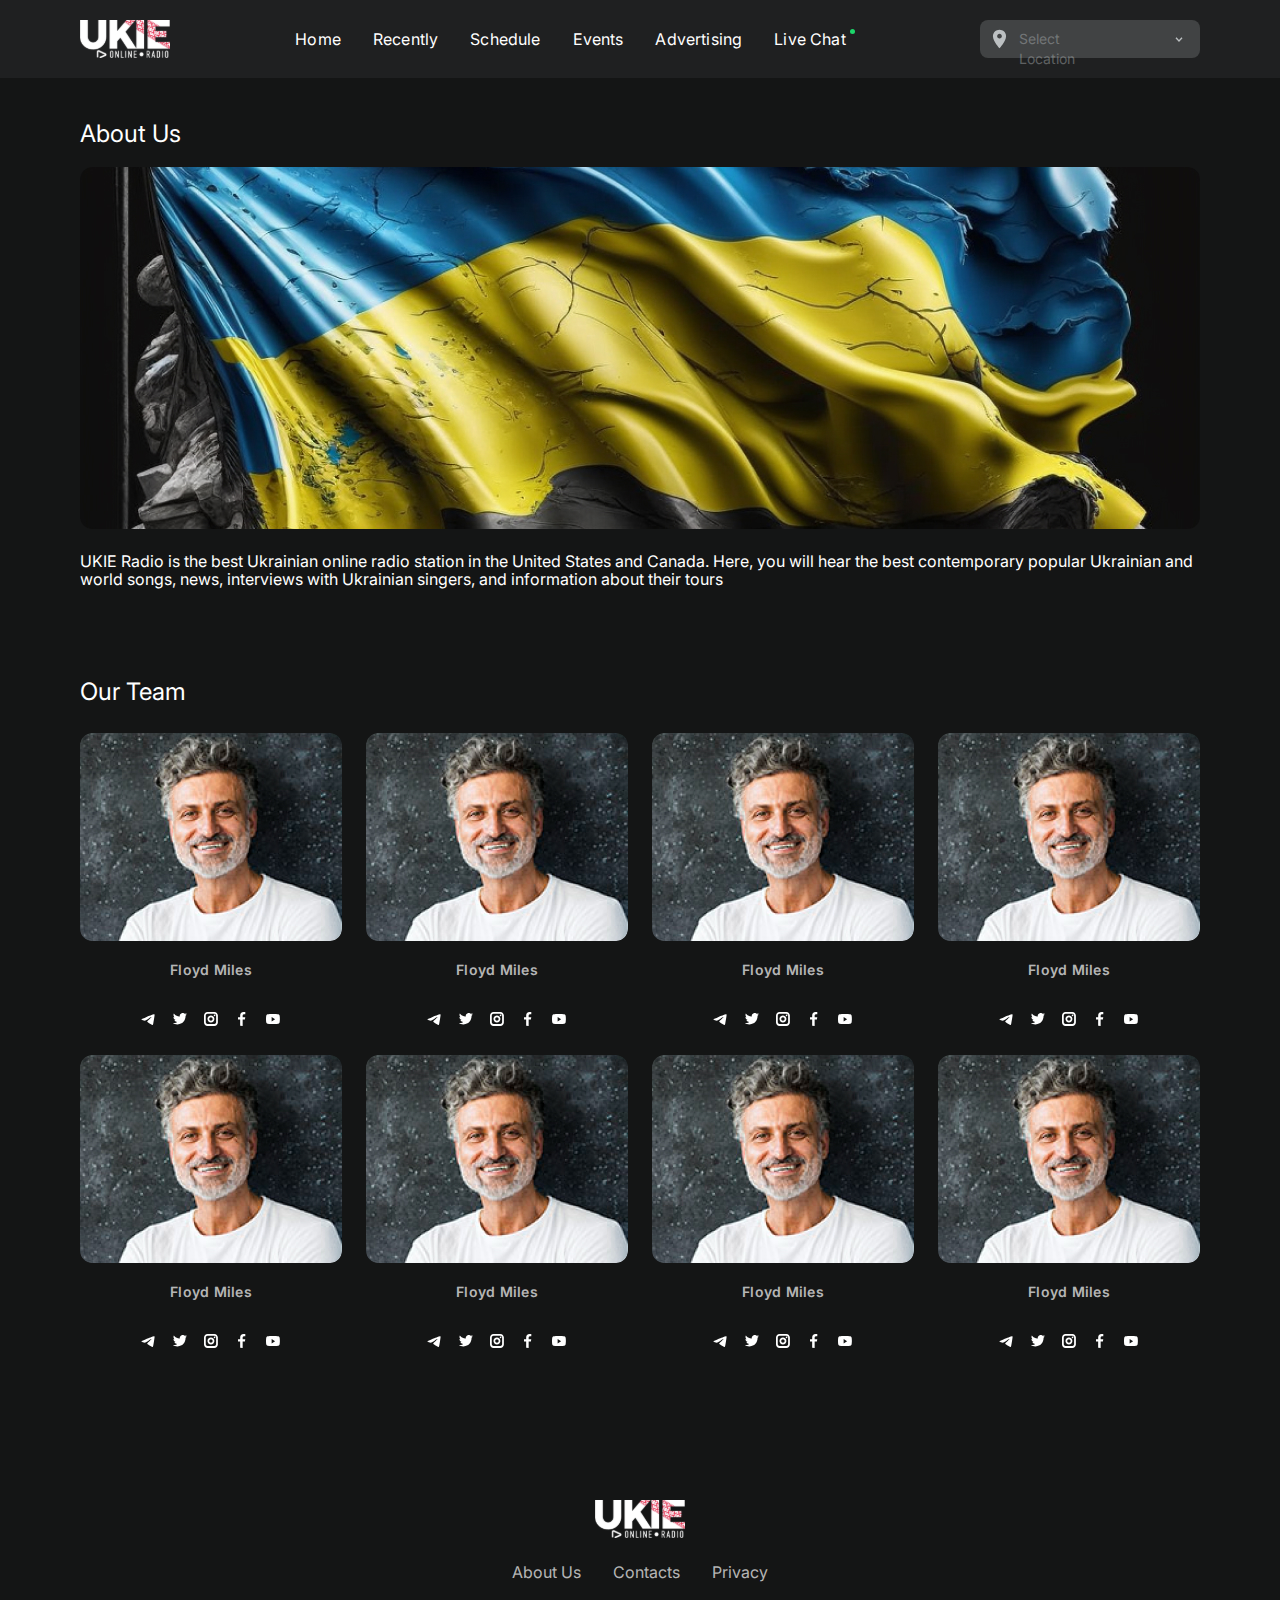
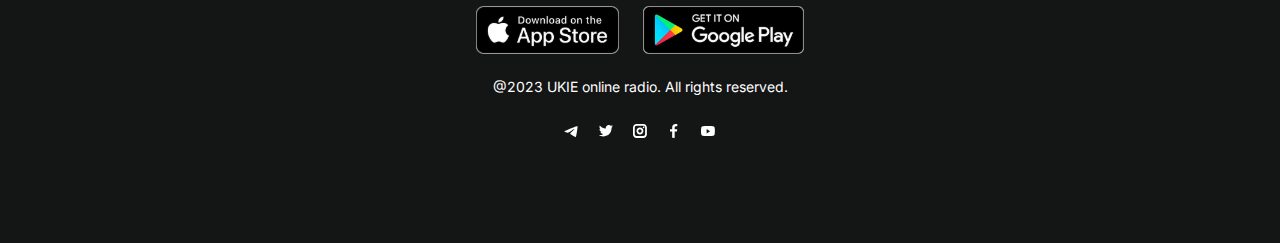
<file: aboutPage.html>
<!DOCTYPE html>
<html lang="en">
  <head>
    <meta charset="UTF-8" />
    <meta http-equiv="X-UA-Compatible" content="IE=edge" />
    <meta name="viewport" content="width=device-width, initial-scale=1.0" />
    <title>UKIERADIO</title>
    <link rel="preconnect" href="https://fonts.googleapis.com" />
    <link rel="preconnect" href="https://fonts.gstatic.com" crossorigin />
    <link
      href="https://fonts.googleapis.com/css2?family=Inter:wght@300;400;500;600;700&family=Overpass:wght@400;500;600&display=swap"
      rel="stylesheet"
    />
    <link rel="stylesheet" href="./css/main.css" />
  </head>
  <body>
    <header class="header">
      <div class="container">
        <div class="header-body">
          <a class="header-logo">
            <img src="./img/logo.svg" alt="logo" />
          </a>

          <nav class="header-nav">
            <ul class="nav-list">
              <li class="nav-item">
                <a href="index.html" class="nav-link">Home</a>
              </li>
              <li class="nav-item">
                <a href="#" class="nav-link">Recently</a>
              </li>
              <li class="nav-item">
                <a href="#" class="nav-link">Schedule</a>
              </li>
              <li class="nav-item">
                <a href="events.html" class="nav-link">Events</a>
              </li>
              <li class="nav-item">
                <a href="#" class="nav-link">Advertising</a>
              </li>
              <li class="nav-item">
                <a href="#" class="nav-link nav-chat"
                  >Live Chat <span class="live-indicator"></span
                ></a>
              </li>
            </ul>
          </nav>
          <div class="header-burger"><span></span></div>
          <div class="select-location">
            <div class="location">
              <img src="./img/location.svg" alt="" />
              <p class="location-txt">Select Location</p>
            </div>
            <img src="./img/Dirrection.svg" alt="" />
            <ul class="location-list hidden">
              <li class="location-item">New York City</li>
              <li class="location-item">Los Angeles</li>
              <li class="location-item">Chicago</li>
              <li class="location-item">Houston</li>
              <li class="location-item">Phoenix</li>
            </ul>
          </div>
        </div>
      </div>
    </header>
    <section class="aboutUs">
      <div class="container">
        <h2 class="section-title">About Us</h2>
        <img src="./img/about.jpeg" alt="" />
        <p class="text">
          UKIE Radio is the best Ukrainian online radio station in the United
          States and Canada. Here, you will hear the best contemporary popular
          Ukrainian and world songs, news, interviews with Ukrainian singers,
          and information about their tours
        </p>
      </div>
    </section>
    <section class="team">
      <div class="container">
        <h2 class="section-title">Our team</h2>
        <ul class="team-list">
          <li class="team-item">
            <img class="team-img" src="./img/team.jpeg" alt="" />
            <p class="name">Floyd Miles</p>
            <ul class="soc-list">
              <li class="soc-item">
                <a href="#"><img src="./img/tg.svg" alt="" /></a>
              </li>
              <li class="soc-item">
                <a href="#"><img src="./img/twit.svg" alt="" /></a>
              </li>
              <li class="soc-item">
                <a href="#"><img src="./img/inst.svg" alt="" /></a>
              </li>
              <li class="soc-item">
                <a href="#"><img src="./img/fb.svg" alt="" /></a>
              </li>
              <li class="soc-item">
                <a href="#"><img src="./img/youtube.svg" alt="" /></a>
              </li>
            </ul>
          </li>

          <li class="team-item">
            <img class="team-img" src="./img/team.jpeg" alt="" />
            <p class="name">Floyd Miles</p>
            <ul class="soc-list">
              <li class="soc-item">
                <a href="#"><img src="./img/tg.svg" alt="" /></a>
              </li>
              <li class="soc-item">
                <a href="#"><img src="./img/twit.svg" alt="" /></a>
              </li>
              <li class="soc-item">
                <a href="#"><img src="./img/inst.svg" alt="" /></a>
              </li>
              <li class="soc-item">
                <a href="#"><img src="./img/fb.svg" alt="" /></a>
              </li>
              <li class="soc-item">
                <a href="#"><img src="./img/youtube.svg" alt="" /></a>
              </li>
            </ul>
          </li>
          <li class="team-item">
            <img class="team-img" src="./img/team.jpeg" alt="" />
            <p class="name">Floyd Miles</p>
            <ul class="soc-list">
              <li class="soc-item">
                <a href="#"><img src="./img/tg.svg" alt="" /></a>
              </li>
              <li class="soc-item">
                <a href="#"><img src="./img/twit.svg" alt="" /></a>
              </li>
              <li class="soc-item">
                <a href="#"><img src="./img/inst.svg" alt="" /></a>
              </li>
              <li class="soc-item">
                <a href="#"><img src="./img/fb.svg" alt="" /></a>
              </li>
              <li class="soc-item">
                <a href="#"><img src="./img/youtube.svg" alt="" /></a>
              </li>
            </ul>
          </li>
          <li class="team-item">
            <img class="team-img" src="./img/team.jpeg" alt="" />
            <p class="name">Floyd Miles</p>
            <ul class="soc-list">
              <li class="soc-item">
                <a href="#"><img src="./img/tg.svg" alt="" /></a>
              </li>
              <li class="soc-item">
                <a href="#"><img src="./img/twit.svg" alt="" /></a>
              </li>
              <li class="soc-item">
                <a href="#"><img src="./img/inst.svg" alt="" /></a>
              </li>
              <li class="soc-item">
                <a href="#"><img src="./img/fb.svg" alt="" /></a>
              </li>
              <li class="soc-item">
                <a href="#"><img src="./img/youtube.svg" alt="" /></a>
              </li>
            </ul>
          </li>
          <li class="team-item">
            <img class="team-img" src="./img/team.jpeg" alt="" />
            <p class="name">Floyd Miles</p>
            <ul class="soc-list">
              <li class="soc-item">
                <a href="#"><img src="./img/tg.svg" alt="" /></a>
              </li>
              <li class="soc-item">
                <a href="#"><img src="./img/twit.svg" alt="" /></a>
              </li>
              <li class="soc-item">
                <a href="#"><img src="./img/inst.svg" alt="" /></a>
              </li>
              <li class="soc-item">
                <a href="#"><img src="./img/fb.svg" alt="" /></a>
              </li>
              <li class="soc-item">
                <a href="#"><img src="./img/youtube.svg" alt="" /></a>
              </li>
            </ul>
          </li>
          <li class="team-item">
            <img class="team-img" src="./img/team.jpeg" alt="" />
            <p class="name">Floyd Miles</p>
            <ul class="soc-list">
              <li class="soc-item">
                <a href="#"><img src="./img/tg.svg" alt="" /></a>
              </li>
              <li class="soc-item">
                <a href="#"><img src="./img/twit.svg" alt="" /></a>
              </li>
              <li class="soc-item">
                <a href="#"><img src="./img/inst.svg" alt="" /></a>
              </li>
              <li class="soc-item">
                <a href="#"><img src="./img/fb.svg" alt="" /></a>
              </li>
              <li class="soc-item">
                <a href="#"><img src="./img/youtube.svg" alt="" /></a>
              </li>
            </ul>
          </li>
          <li class="team-item">
            <img class="team-img" src="./img/team.jpeg" alt="" />
            <p class="name">Floyd Miles</p>
            <ul class="soc-list">
              <li class="soc-item">
                <a href="#"><img src="./img/tg.svg" alt="" /></a>
              </li>
              <li class="soc-item">
                <a href="#"><img src="./img/twit.svg" alt="" /></a>
              </li>
              <li class="soc-item">
                <a href="#"><img src="./img/inst.svg" alt="" /></a>
              </li>
              <li class="soc-item">
                <a href="#"><img src="./img/fb.svg" alt="" /></a>
              </li>
              <li class="soc-item">
                <a href="#"><img src="./img/youtube.svg" alt="" /></a>
              </li>
            </ul>
          </li>
          <li class="team-item">
            <img class="team-img" src="./img/team.jpeg" alt="" />
            <p class="name">Floyd Miles</p>
            <ul class="soc-list">
              <li class="soc-item">
                <a href="#"><img src="./img/tg.svg" alt="" /></a>
              </li>
              <li class="soc-item">
                <a href="#"><img src="./img/twit.svg" alt="" /></a>
              </li>
              <li class="soc-item">
                <a href="#"><img src="./img/inst.svg" alt="" /></a>
              </li>
              <li class="soc-item">
                <a href="#"><img src="./img/fb.svg" alt="" /></a>
              </li>
              <li class="soc-item">
                <a href="#"><img src="./img/youtube.svg" alt="" /></a>
              </li>
            </ul>
          </li>
        </ul>
      </div>
    </section>
    <footer class="footer">
      <div class="container">
        <img src="./img/logo.svg" alt="logo" />
        <ul class="footer-nav">
          <li class="footer-nav-item">
            <a href="#" class="footer-link">About Us</a>
          </li>
          <li class="footer-nav-item">
            <a href="#" class="footer-link">Contacts</a>
          </li>
          <li class="footer-nav-item">
            <a href="#" class="footer-link">Privacy</a>
          </li>
        </ul>
        <ul class="download-list">
          <li class="download-item">
            <a href="#"><img src="./img/appstore.svg" alt="" /></a>
          </li>
          <li class="download-item">
            <a href="#"> <img src="./img/googleplay.svg" alt="" /></a>
          </li>
        </ul>
        <p>@2023 UKIE online radio. All rights reserved.</p>
        <ul class="soc-list">
          <li class="soc-item">
            <a href="#"><img src="./img/tg.svg" alt="Telegram" /></a>
          </li>
          <li class="soc-item">
            <a href="#"><img src="./img/twit.svg" alt="Twitter" /></a>
          </li>
          <li class="soc-item">
            <a href="#"><img src="./img/inst.svg" alt="Instagram" /></a>
          </li>
          <li class="soc-item">
            <a href="#"><img src="./img/fb.svg" alt="Facebook" /></a>
          </li>
          <li class="soc-item">
            <img src="./img/youtube.svg" alt="YouTube" />
          </li>
        </ul>
      </div>
    </footer>

    <script src="https://code.jquery.com/jquery-3.6.3.min.js"></script>
    <script src="./js/main.js"></script>
    <script src="./js/slick.min.js"></script>
    <script src="./js/sliders.js"></script>
  </body>
</html>
</file>
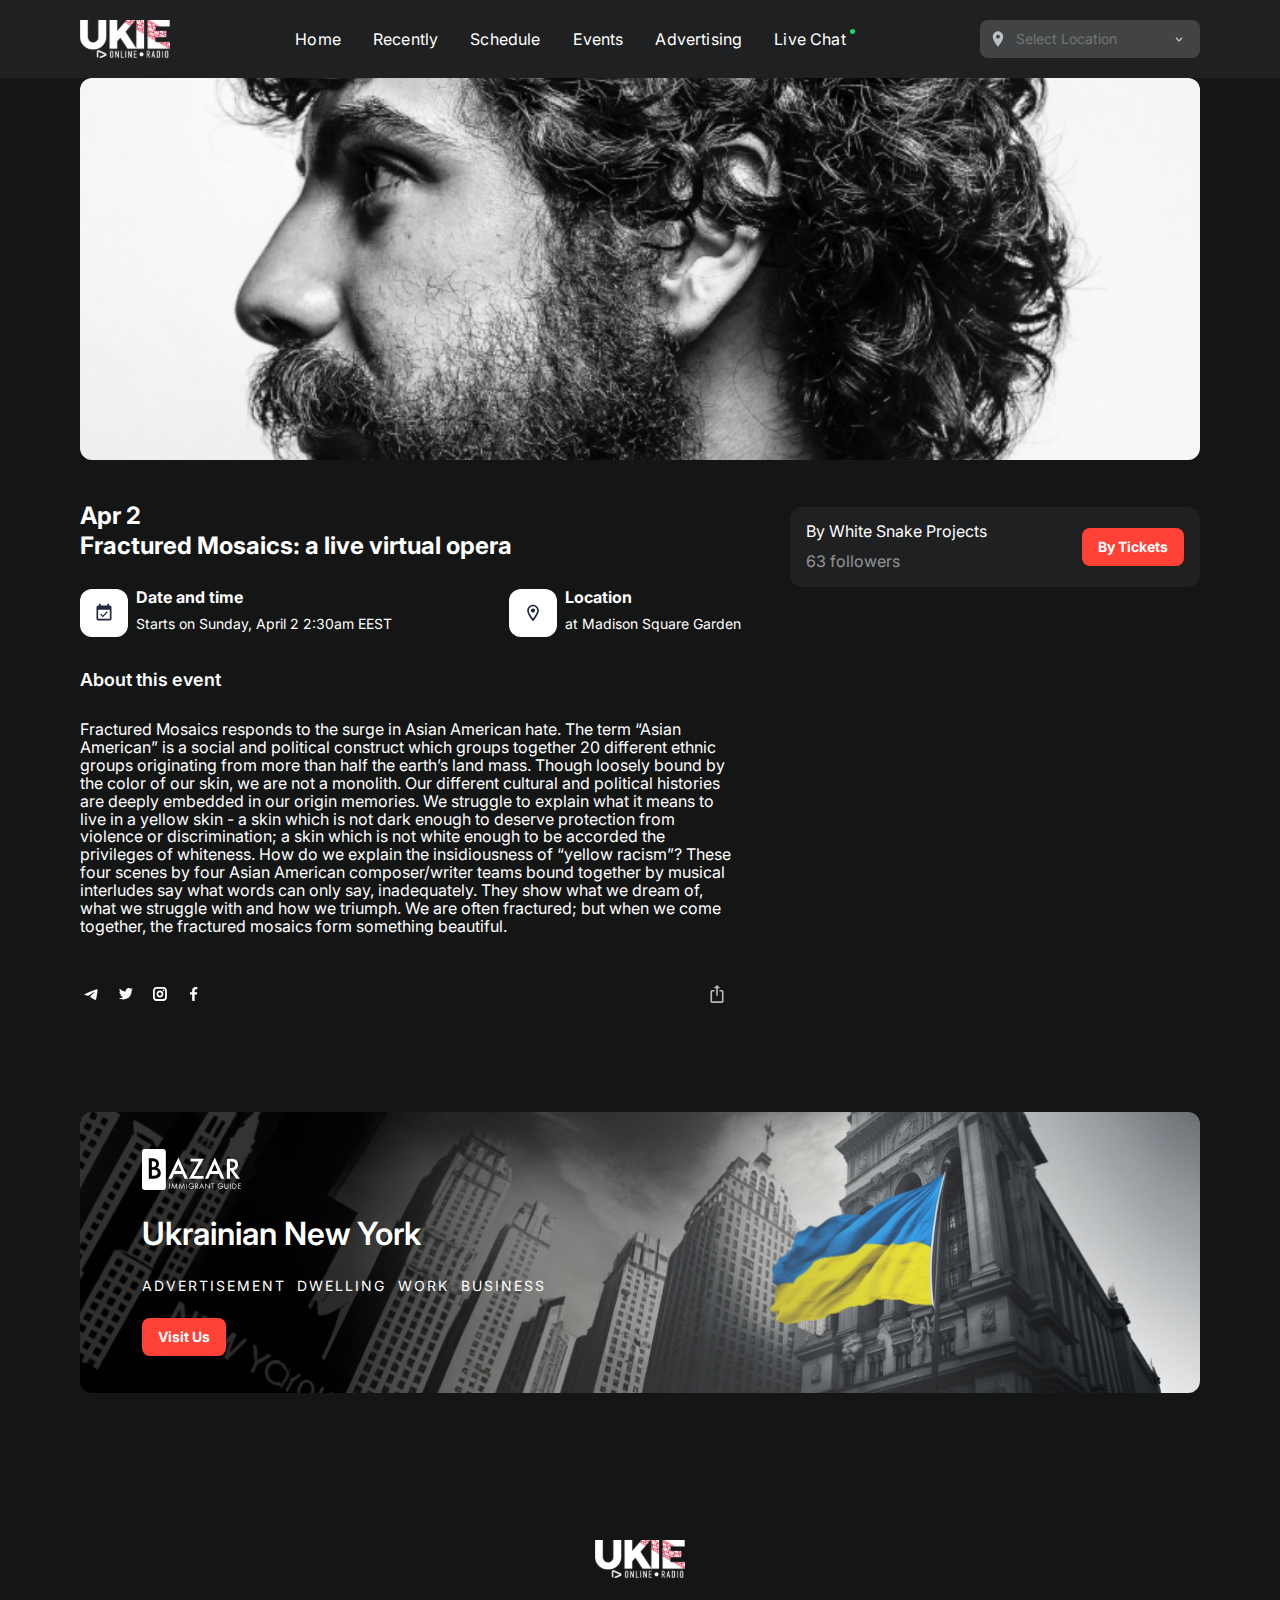
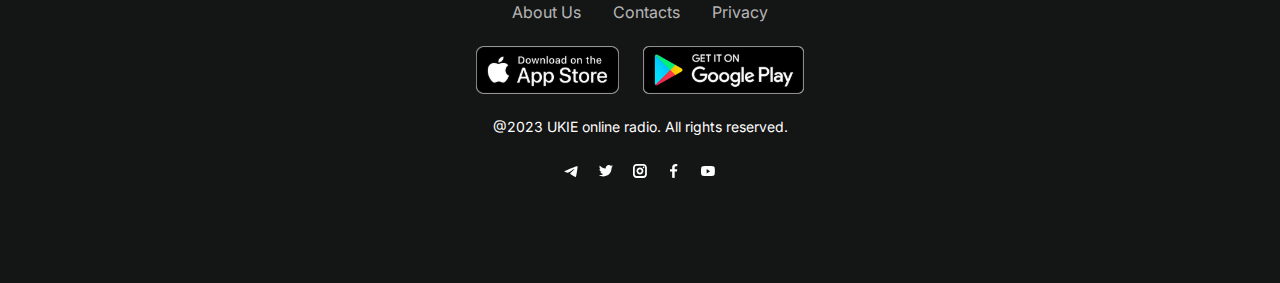
<file: eventOpen.html>
<!DOCTYPE html>
<html lang="en">
  <head>
    <meta charset="UTF-8" />
    <meta http-equiv="X-UA-Compatible" content="IE=edge" />
    <meta name="viewport" content="width=device-width, initial-scale=1.0" />
    <title>UKIERADIO</title>
    <link rel="preconnect" href="https://fonts.googleapis.com" />
    <link rel="preconnect" href="https://fonts.gstatic.com" crossorigin />
    <link
      href="https://fonts.googleapis.com/css2?family=Inter:wght@300;400;500;600;700&display=swap"
      rel="stylesheet"
    />
    <link rel="stylesheet" href="./css/main.css" />
  </head>
  <body>
    <header class="header">
      <div class="container">
        <div class="header-body">
          <a class="header-logo">
            <img src="./img/logo.svg" alt="logo" />
          </a>

          <nav class="header-nav">
            <ul class="nav-list">
              <li class="nav-item">
                <a href="index.html" class="nav-link">Home</a>
              </li>
              <li class="nav-item">
                <a href="#" class="nav-link">Recently</a>
              </li>
              <li class="nav-item">
                <a href="#" class="nav-link">Schedule</a>
              </li>
              <li class="nav-item">
                <a href="events.html" class="nav-link">Events</a>
              </li>
              <li class="nav-item">
                <a href="#" class="nav-link">Advertising</a>
              </li>
              <li class="nav-item">
                <a href="#" class="nav-link nav-chat"
                  >Live Chat <span class="live-indicator"></span
                ></a>
              </li>
            </ul>
          </nav>
          <div class="header-burger"><span></span></div>
          <div class="select-location">
            <div class="location">
              <img src="./img/location.svg" alt="" />
              <p class="location-txt">Select Location</p>
            </div>
            <img src="./img/Dirrection.svg" alt="" />
            <ul class="location-list hidden">
              <li class="location-item">New York City</li>
              <li class="location-item">Los Angeles</li>
              <li class="location-item">Chicago</li>
              <li class="location-item">Houston</li>
              <li class="location-item">Phoenix</li>
            </ul>
          </div>
        </div>
      </div>
    </header>
    <!-- <section class="breadCrumbs">
      <div class="container"></div>
    </section> -->
    <div class="back container">
      <a href="events.html" class="backBtn"
        ><img src="./img/backArrow.svg" alt="" /> Back</a
      >
      <div class="share">
        <img src="./img/share.svg" alt="" />
      </div>
    </div>
    <section class="eventBanner">
      <div class="container">
        <img src="./img/event1.jpeg" alt="img" />
      </div>
    </section>
    <section class="event-card">
      <div class="container">
        <div class="eventInfo">
          <div class="eventsTitle">
            <p class="event-date">Apr 2</p>
            <p class="eventName">Fractured Mosaics: a live virtual opera</p>
          </div>
          <div class="organisation-info">
            <div class="date">
              <img src="./img/calendar.svg" alt="calendar" />
              <div class="info">
                <h3>Date and time</h3>
                <p>Starts on Sunday, April 2 <span>2:30am EEST</span></p>
              </div>
            </div>
            <div class="location">
              <img src="./img/Eventlocation.svg" alt="location" />
              <div class="info">
                <h3>Location</h3>
                <p><span>at</span> Madison Square Garden</p>
              </div>
            </div>
          </div>
          <div class="aboutEvent">
            <h3>About this event</h3>
            <p class="text">
              Fractured Mosaics responds to the surge in Asian American hate.
              The term “Asian American” is a social and political construct
              which groups together 20 different ethnic groups originating from
              more than half the earth’s land mass. Though loosely bound by the
              color of our skin, we are not a monolith. Our different cultural
              and political histories are deeply embedded in our origin
              memories. We struggle to explain what it means to live in a yellow
              skin - a skin which is not dark enough to deserve protection from
              violence or discrimination; a skin which is not white enough to be
              accorded the privileges of whiteness. How do we explain the
              insidiousness of “yellow racism”? These four scenes by four Asian
              American composer/writer teams bound together by musical
              interludes say what words can only say, inadequately. They show
              what we dream of, what we struggle with and how we triumph. We are
              often fractured; but when we come together, the fractured mosaics
              form something beautiful.
            </p>
          </div>
          <div class="event-share">
            <ul class="soc-list">
              <li class="soc-item">
                <a href="#"><img src="./img/tg.svg" alt="Telegram" /></a>
              </li>
              <li class="soc-item">
                <a href="#"><img src="./img/twit.svg" alt="Twitter" /></a>
              </li>
              <li class="soc-item">
                <a href="#"><img src="./img/inst.svg" alt="Instagram" /></a>
              </li>
              <li class="soc-item">
                <a href="#"><img src="./img/fb.svg" alt="Facebook" /></a>
              </li>
            </ul>
            <div class="share" data-modal-open>
              <img src="./img/share.svg" alt="" />
            </div>
          </div>
        </div>
        <div class="tickets">
          <div class="tickets-card">
            <div class="info">
              <p class="by"><span>by</span> White Snake Projects</p>
              <p class="followers">63 followers</p>
            </div>
            <div class="btn">by tickets</div>
          </div>
        </div>
      </div>
    </section>
    <div data-modal class="sharePopup is-hidden">
      <div class="top">
        <p>share</p>
        <div data-modal-close class="close">
          <img src="./img/close.svg" alt="close" />
        </div>
      </div>
      <div class="PopUpbody">
        <ul class="share-soc-list">
          <li class="share-item">
            <div class="icon"><img src="./img/copyLink.svg" alt="Copy" /></div>
            <p class="share-title">Copy Link</p>
          </li>
          <li class="share-item">
            <div class="icon">
              <img src="./img/shareMassanger.svg" alt="Messnger" />
            </div>
            <p class="share-title">Messenger</p>
          </li>
          <li class="share-item">
            <div class="icon">
              <img src="./img/shareViber.svg" alt="Viber" />
            </div>
            <p class="share-title">Viber</p>
          </li>
          <li class="share-item">
            <div class="icon">
              <img src="./img/shareFB.svg" alt="Facebook" />
            </div>
            <p class="share-title">Facebook</p>
          </li>
          <li class="share-item">
            <div class="icon">
              <img src="./img/ShareWhatsUp.svg" alt="WhatsApp" />
            </div>
            <p class="share-title">WhatsApp</p>
          </li>
          <li class="share-item">
            <div class="icon">
              <img src="./img/shareTg.svg" alt="Telegram" />
            </div>
            <p class="share-title">Telegram</p>
          </li>
          <li class="share-item">
            <div class="icon">
              <img src="./img/shareTwit.svg" alt="Twitter" />
            </div>
            <p class="share-title">Twitter</p>
          </li>
        </ul>
      </div>
    </div>
    <section class="bazar-prew">
      <div class="container">
        <div class="bazar-card">
          <div class="bazar-info">
            <img src="./img/Bazar-logo.svg" alt="" />
            <h2 class="bazar-title">Ukrainian New York</h2>
            <ul class="bazar-about">
              <li class="bazar-part">Advertisement</li>
              <li class="bazar-part">Dwelling</li>
              <li class="bazar-part">Work</li>
              <li class="bazar-part">Business</li>
            </ul>
            <a href="#" class="bazar-vizit btn"> visit us </a>
          </div>
        </div>
      </div>
    </section>
    <footer class="footer">
      <div class="container">
        <img src="./img/logo.svg" alt="logo" />
        <ul class="footer-nav">
          <li class="footer-nav-item">
            <a href="#" class="footer-link">About Us</a>
          </li>
          <li class="footer-nav-item">
            <a href="#" class="footer-link">Contacts</a>
          </li>
          <li class="footer-nav-item">
            <a href="#" class="footer-link">Privacy</a>
          </li>
        </ul>
        <ul class="download-list">
          <li class="download-item">
            <a href="#"><img src="./img/appstore.svg" alt="" /></a>
          </li>
          <li class="download-item">
            <a href="#"> <img src="./img/googleplay.svg" alt="" /></a>
          </li>
        </ul>
        <p>@2023 UKIE online radio. All rights reserved.</p>
        <ul class="soc-list">
          <li class="soc-item">
            <a href="#"><img src="./img/tg.svg" alt="Telegram" /></a>
          </li>
          <li class="soc-item">
            <a href="#"><img src="./img/twit.svg" alt="Twitter" /></a>
          </li>
          <li class="soc-item">
            <a href="#"><img src="./img/inst.svg" alt="Instagram" /></a>
          </li>
          <li class="soc-item">
            <a href="#"><img src="./img/fb.svg" alt="Facebook" /></a>
          </li>
          <li class="soc-item">
            <img src="./img/youtube.svg" alt="YouTube" />
          </li>
        </ul>
      </div>
    </footer>

    <script src="https://code.jquery.com/jquery-3.6.3.min.js"></script>
    <script src="./js/main.js"></script>
    <script src="./js/slick.min.js"></script>
    <script src="./js/sliders.js"></script>
  </body>
</html>
</file>
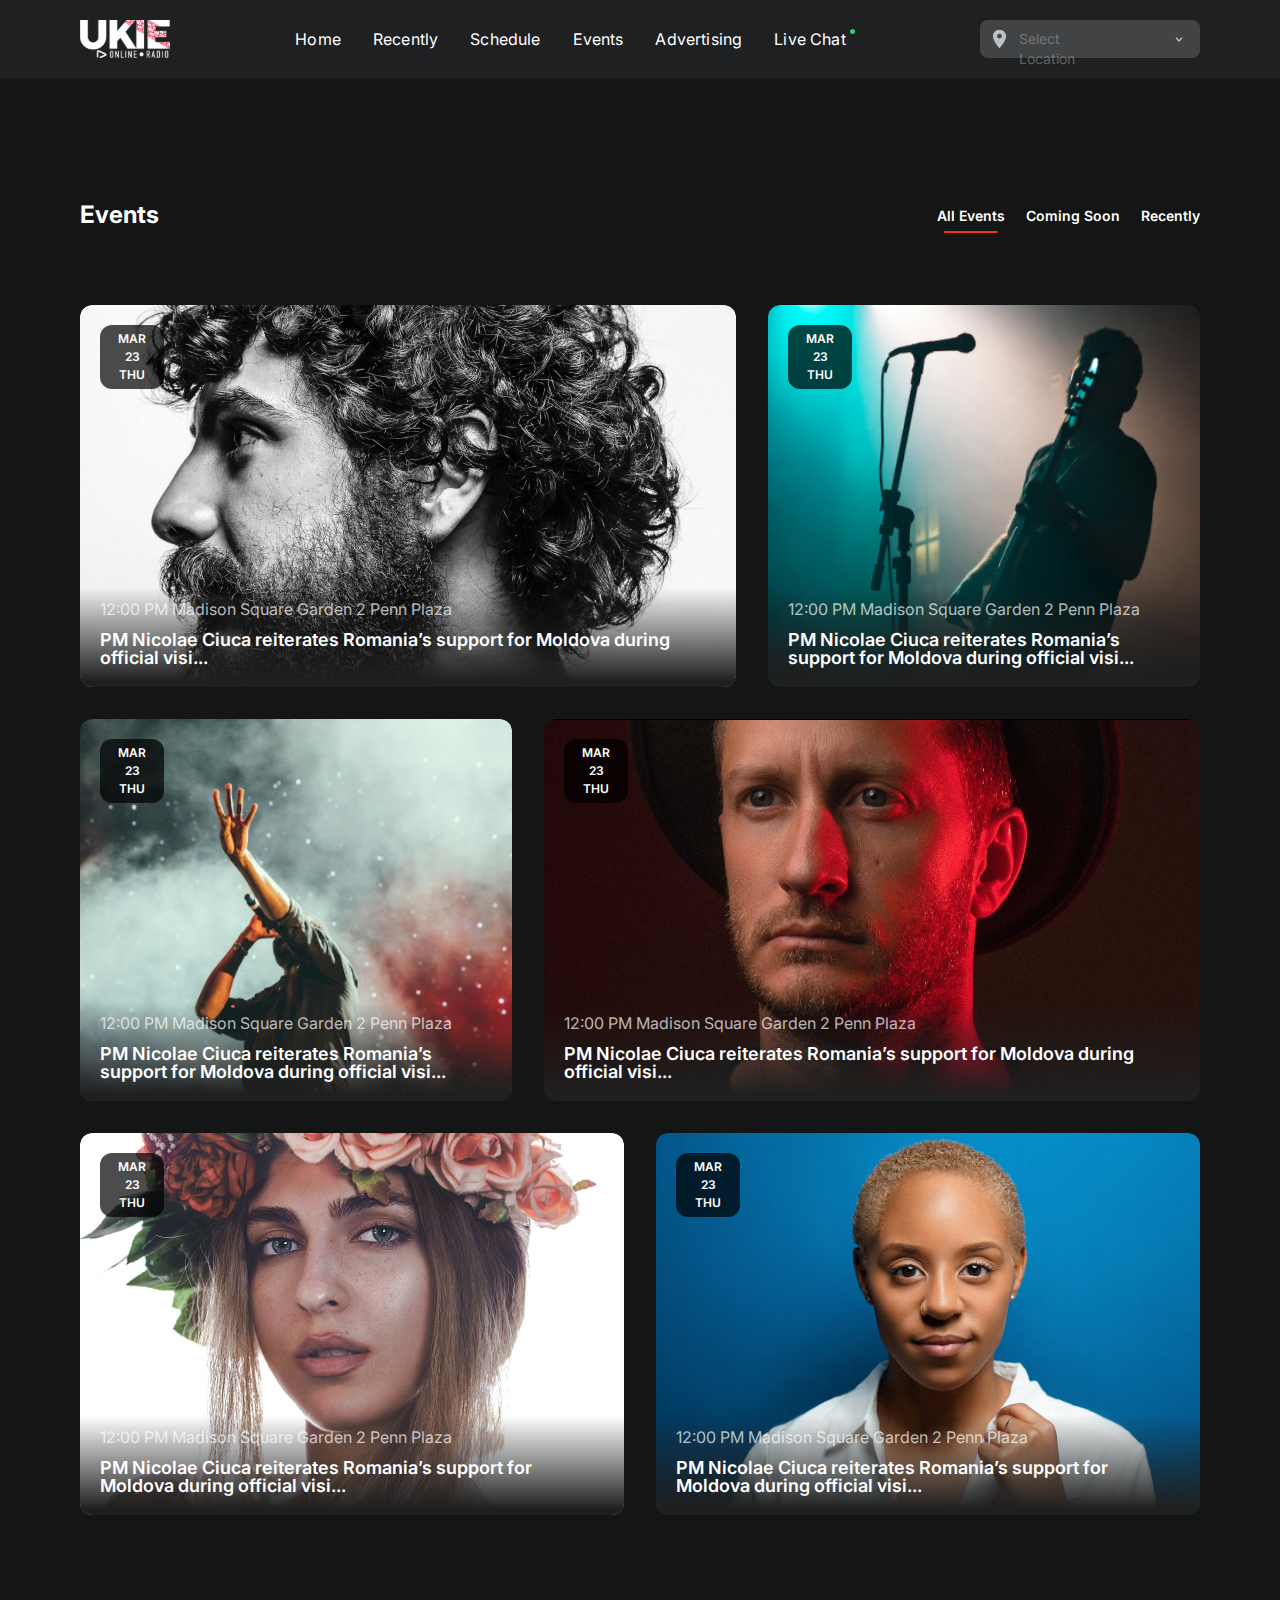
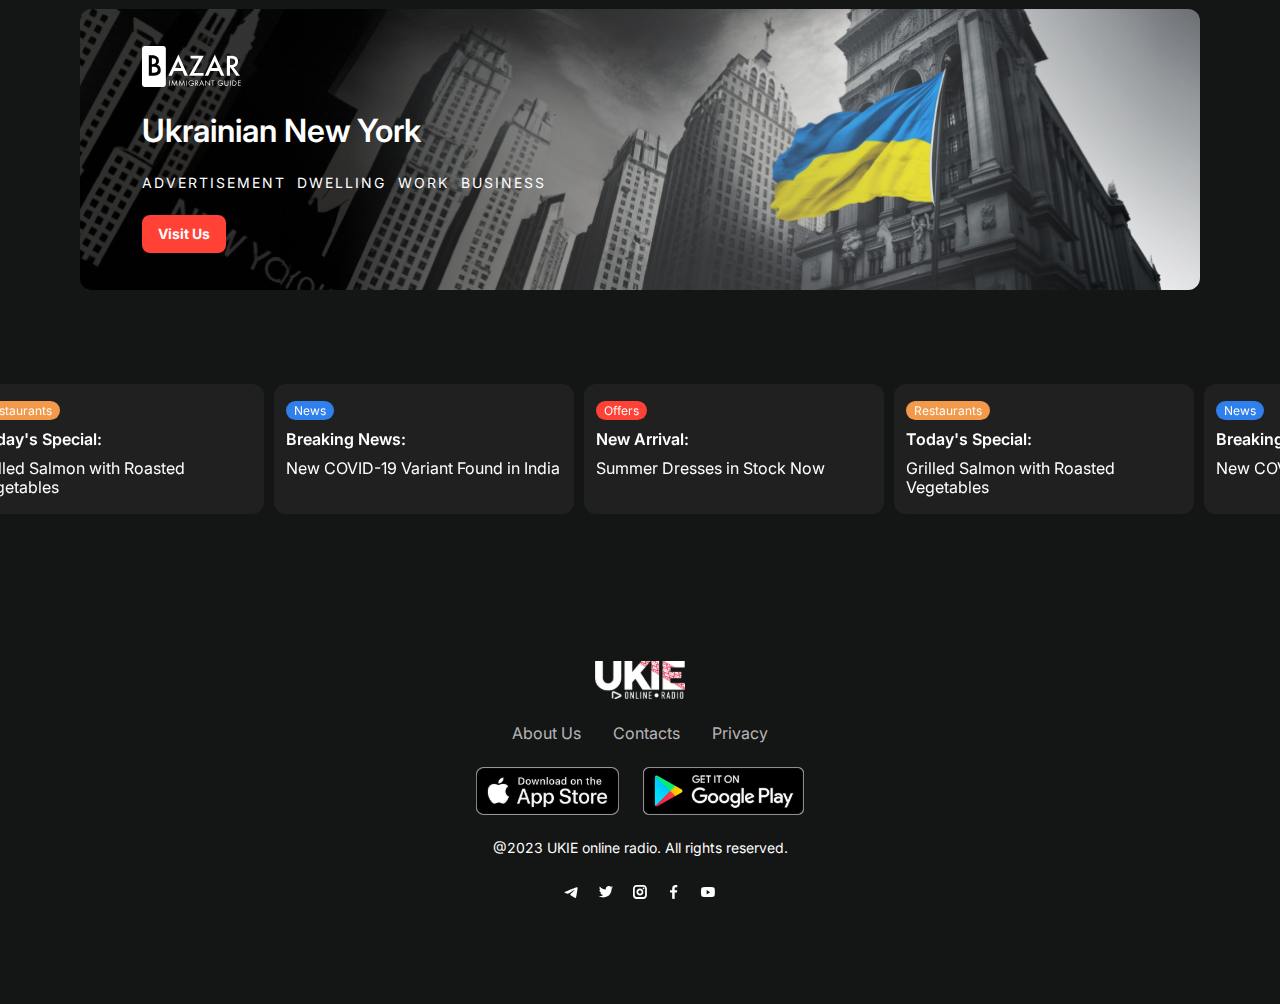
<file: events.html>
<!DOCTYPE html>
<html lang="en">
  <head>
    <meta charset="UTF-8" />
    <meta http-equiv="X-UA-Compatible" content="IE=edge" />
    <meta name="viewport" content="width=device-width, initial-scale=1.0" />
    <title>UKIERADIO</title>
    <link rel="preconnect" href="https://fonts.googleapis.com" />
    <link rel="preconnect" href="https://fonts.gstatic.com" crossorigin />
    <link
      href="https://fonts.googleapis.com/css2?family=Inter:wght@300;400;500;600;700&display=swap"
      rel="stylesheet"
    />
    <link rel="stylesheet" href="./css/main.css" />
  </head>
  <body>
    <header class="header">
      <div class="container">
        <div class="header-body">
          <a class="header-logo">
            <img src="./img/logo.svg" alt="logo" />
          </a>

          <nav class="header-nav">
            <ul class="nav-list">
              <li class="nav-item">
                <a href="index.html" class="nav-link">Home</a>
              </li>
              <li class="nav-item">
                <a href="#" class="nav-link">Recently</a>
              </li>
              <li class="nav-item">
                <a href="#" class="nav-link">Schedule</a>
              </li>
              <li class="nav-item">
                <a href="events.html" class="nav-link">Events</a>
              </li>
              <li class="nav-item">
                <a href="#" class="nav-link">Advertising</a>
              </li>
              <li class="nav-item">
                <a href="#" class="nav-link nav-chat"
                  >Live Chat <span class="live-indicator"></span
                ></a>
              </li>
            </ul>
          </nav>
          <div class="header-burger"><span></span></div>
          <div class="select-location">
            <div class="location">
              <img src="./img/location.svg" alt="" />
              <p class="location-txt">Select Location</p>
            </div>
            <img src="./img/Dirrection.svg" alt="" />
            <ul class="location-list hidden">
              <li class="location-item">New York City</li>
              <li class="location-item">Los Angeles</li>
              <li class="location-item">Chicago</li>
              <li class="location-item">Houston</li>
              <li class="location-item">Phoenix</li>
            </ul>
          </div>
        </div>
      </div>
    </header>
    <section class="events">
      <div class="container">
        <div class="events-top">
          <h2 class="page-name">Events</h2>
          <ul class="events-filter">
            <li class="filter-item">
              <a href="#" class="current">All Events</a>
            </li>
            <li class="filter-item"><a href="#">Coming soon</a></li>
            <li class="filter-item"><a href="#">Recently</a></li>
          </ul>
        </div>
        <div class="events-table">
          <div class="col-1">
            <a href="eventOpen.html" class="events-item left">
              <img src="./img/event1.jpeg" alt="" />
              <div class="date">
                <p class="month">MAR</p>
                <p class="num">23</p>
                <p class="day">THU</p>
              </div>
              <div class="event-info">
                <p class="info">12:00 PM Madison Square Garden 2 Penn Plaza</p>
                <p class="event-title">
                  PM Nicolae Ciuca reiterates Romania’s support for Moldova
                  during official visi...
                </p>
              </div>
            </a>
            <a href="eventOpen.html" class="events-item right">
              <img src="./img/event2.jpeg" alt="" />
              <div class="date">
                <p class="month">MAR</p>
                <p class="num">23</p>
                <p class="day">THU</p>
              </div>
              <div class="event-info">
                <p class="info">12:00 PM Madison Square Garden 2 Penn Plaza</p>
                <p class="event-title">
                  PM Nicolae Ciuca reiterates Romania’s support for Moldova
                  during official visi...
                </p>
              </div>
            </a>
          </div>
          <div class="col-2">
            <a href="eventOpen.html" class="events-item left">
              <img src="./img/event3.jpeg" alt="" />
              <div class="date">
                <p class="month">MAR</p>
                <p class="num">23</p>
                <p class="day">THU</p>
              </div>
              <div class="event-info">
                <p class="info">12:00 PM Madison Square Garden 2 Penn Plaza</p>
                <p class="event-title">
                  PM Nicolae Ciuca reiterates Romania’s support for Moldova
                  during official visi...
                </p>
              </div>
            </a>
            <a href="eventOpen.html" class="events-item right">
              <img src="./img/event4.jpeg" alt="" />
              <div class="date">
                <p class="month">MAR</p>
                <p class="num">23</p>
                <p class="day">THU</p>
              </div>
              <div class="event-info">
                <p class="info">12:00 PM Madison Square Garden 2 Penn Plaza</p>
                <p class="event-title">
                  PM Nicolae Ciuca reiterates Romania’s support for Moldova
                  during official visi...
                </p>
              </div>
            </a>
          </div>
          <div class="col-3">
            <a href="eventOpen.html" class="events-item left">
              <img src="./img/event5.jpeg" alt="" />
              <div class="date">
                <p class="month">MAR</p>
                <p class="num">23</p>
                <p class="day">THU</p>
              </div>
              <div class="event-info">
                <p class="info">12:00 PM Madison Square Garden 2 Penn Plaza</p>
                <p class="event-title">
                  PM Nicolae Ciuca reiterates Romania’s support for Moldova
                  during official visi...
                </p>
              </div>
            </a>
            <a href="eventOpen.html" class="events-item right">
              <img src="./img/event6.png" alt="" />
              <div class="date">
                <p class="month">MAR</p>
                <p class="num">23</p>
                <p class="day">THU</p>
              </div>
              <div class="event-info">
                <p class="info">12:00 PM Madison Square Garden 2 Penn Plaza</p>
                <p class="event-title">
                  PM Nicolae Ciuca reiterates Romania’s support for Moldova
                  during official visi...
                </p>
              </div>
            </a>
          </div>
        </div>
      </div>
    </section>
    <section class="bazar-prew">
      <div class="container">
        <div class="bazar-card">
          <div class="bazar-info">
            <img src="./img/Bazar-logo.svg" alt="" />
            <h2 class="bazar-title">Ukrainian New York</h2>
            <ul class="bazar-about">
              <li class="bazar-part">Advertisement</li>
              <li class="bazar-part">Dwelling</li>
              <li class="bazar-part">Work</li>
              <li class="bazar-part">Business</li>
            </ul>
            <a href="#" class="bazar-vizit btn"> visit us </a>
          </div>
        </div>
      </div>
    </section>
    <section class="news">
      <div class="news-slider">
        <div class="news-item">
          <p class="label rest">Restaurants</p>
          <h3 class="news-title">Today's Special:</h3>
          <p class="news-previw">Grilled Salmon with Roasted Vegetables</p>
        </div>
        <div class="news-item">
          <p class="label newslabe">News</p>
          <h3 class="news-title">Breaking News:</h3>
          <p class="news-previw">New COVID-19 Variant Found in India</p>
        </div>
        <div class="news-item">
          <p class="label offer">Offers</p>
          <h3 class="news-title">New Arrival:</h3>
          <p class="news-previw">Summer Dresses in Stock Now</p>
        </div>
        <div class="news-item">
          <p class="label rest">Restaurants</p>
          <h3 class="news-title">Today's Special:</h3>
          <p class="news-previw">Grilled Salmon with Roasted Vegetables</p>
        </div>
        <div class="news-item">
          <p class="label newslabe">News</p>
          <h3 class="news-title">Breaking News:</h3>
          <p class="news-previw">New COVID-19 Variant Found in India</p>
        </div>
        <div class="news-item">
          <p class="label offer">Offers</p>
          <h3 class="news-title">New Arrival:</h3>
          <p class="news-previw">Summer Dresses in Stock Now</p>
        </div>
        <div class="news-item">
          <p class="label rest">Restaurants</p>
          <h3 class="news-title">Today's Special:</h3>
          <p class="news-previw">Grilled Salmon with Roasted Vegetables</p>
        </div>
        <div class="news-item">
          <p class="label newslabe">News</p>
          <h3 class="news-title">Breaking News:</h3>
          <p class="news-previw">New COVID-19 Variant Found in India</p>
        </div>
        <div class="news-item">
          <p class="label offer">Offers</p>
          <h3 class="news-title">New Arrival:</h3>
          <p class="news-previw">Summer Dresses in Stock Now</p>
        </div>
      </div>
    </section>
    <footer class="footer">
      <div class="container">
        <img src="./img/logo.svg" alt="logo" />
        <ul class="footer-nav">
          <li class="footer-nav-item">
            <a href="#" class="footer-link">About Us</a>
          </li>
          <li class="footer-nav-item">
            <a href="#" class="footer-link">Contacts</a>
          </li>
          <li class="footer-nav-item">
            <a href="#" class="footer-link">Privacy</a>
          </li>
        </ul>
        <ul class="download-list">
          <li class="download-item">
            <a href="#"><img src="./img/appstore.svg" alt="" /></a>
          </li>
          <li class="download-item">
            <a href="#"> <img src="./img/googleplay.svg" alt="" /></a>
          </li>
        </ul>
        <p>@2023 UKIE online radio. All rights reserved.</p>
        <ul class="soc-list">
          <li class="soc-item">
            <a href="#"><img src="./img/tg.svg" alt="Telegram" /></a>
          </li>
          <li class="soc-item">
            <a href="#"><img src="./img/twit.svg" alt="Twitter" /></a>
          </li>
          <li class="soc-item">
            <a href="#"><img src="./img/inst.svg" alt="Instagram" /></a>
          </li>
          <li class="soc-item">
            <a href="#"><img src="./img/fb.svg" alt="Facebook" /></a>
          </li>
          <li class="soc-item">
            <img src="./img/youtube.svg" alt="YouTube" />
          </li>
        </ul>
      </div>
    </footer>
    <script src="https://code.jquery.com/jquery-3.6.3.min.js"></script>
    <script src="./js/main.js"></script>
    <script src="./js/slick.min.js"></script>
    <script src="./js/sliders.js"></script>
  </body>
</html>
</file>
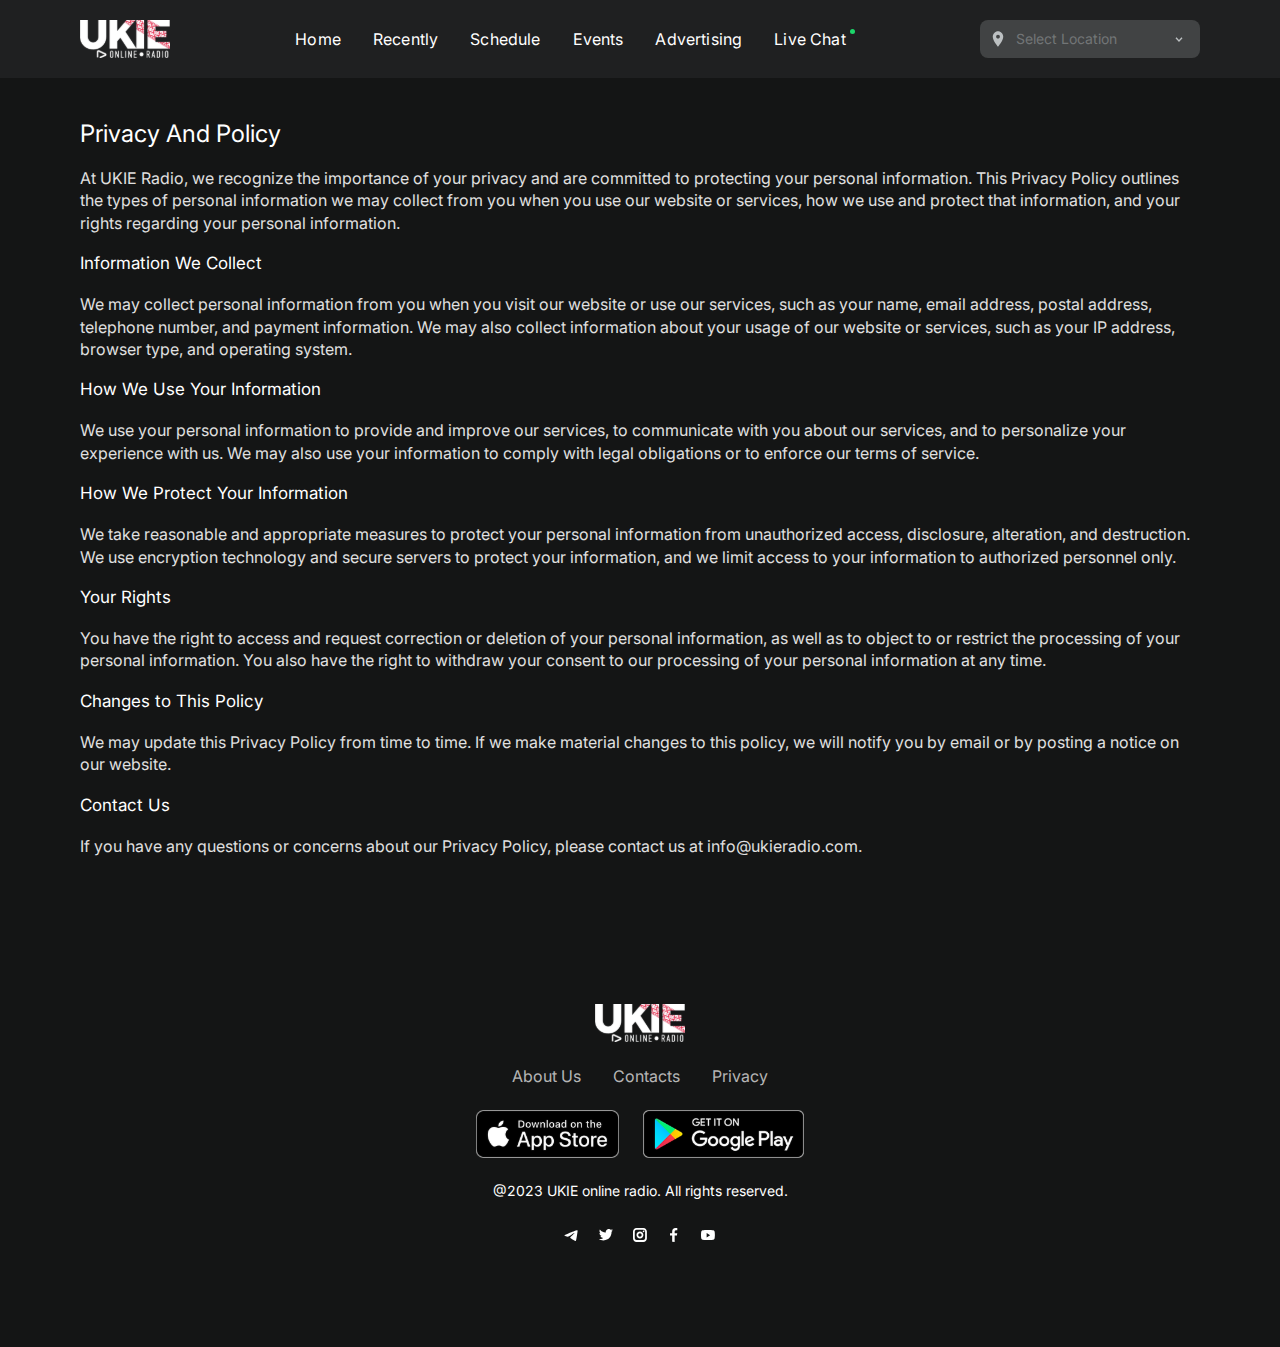
<file: privacyPolicy.html>
<!DOCTYPE html>
<html lang="en">
  <head>
    <meta charset="UTF-8" />
    <meta http-equiv="X-UA-Compatible" content="IE=edge" />
    <meta name="viewport" content="width=device-width, initial-scale=1.0" />
    <title>UKIERADIO</title>
    <link rel="preconnect" href="https://fonts.googleapis.com" />
    <link rel="preconnect" href="https://fonts.gstatic.com" crossorigin />
    <link
      href="https://fonts.googleapis.com/css2?family=Inter:wght@300;400;500;600;700&family=Overpass:wght@400;500;600&display=swap"
      rel="stylesheet"
    />
    <link rel="stylesheet" href="./css/main.css" />
  </head>
  <body>
    <header class="header">
      <div class="container">
        <div class="header-body">
          <a class="header-logo">
            <img src="./img/logo.svg" alt="logo" />
          </a>

          <nav class="header-nav">
            <ul class="nav-list">
              <li class="nav-item">
                <a href="index.html" class="nav-link">Home</a>
              </li>
              <li class="nav-item">
                <a href="#" class="nav-link">Recently</a>
              </li>
              <li class="nav-item">
                <a href="#" class="nav-link">Schedule</a>
              </li>
              <li class="nav-item">
                <a href="events.html" class="nav-link">Events</a>
              </li>
              <li class="nav-item">
                <a href="#" class="nav-link">Advertising</a>
              </li>
              <li class="nav-item">
                <a href="#" class="nav-link nav-chat"
                  >Live Chat <span class="live-indicator"></span
                ></a>
              </li>
            </ul>
          </nav>
          <div class="header-burger"><span></span></div>
          <div class="select-location">
            <div class="location">
              <img src="./img/location.svg" alt="" />
              <p class="location-txt">Select Location</p>
            </div>
            <img src="./img/Dirrection.svg" alt="" />
            <ul class="location-list hidden">
              <li class="location-item">New York City</li>
              <li class="location-item">Los Angeles</li>
              <li class="location-item">Chicago</li>
              <li class="location-item">Houston</li>
              <li class="location-item">Phoenix</li>
            </ul>
          </div>
        </div>
      </div>
    </header>
    <section class="Privacy_Policy">
      <div class="container">
        <h2 class="section-title">Privacy and policy</h2>
        <div class="body">
          <p class="text">
            <p class="text">At UKIE Radio, we recognize the importance of your privacy and are
              committed to protecting your personal information. This Privacy
              Policy outlines the types of personal information we may collect
              from you when you use our website or services, how we use and
              protect that information, and your rights regarding your personal
              information. </p>
            
            <p class="title">Information We Collect</p>
            <p class="text">We may collect personal
            information from you when you visit our website or use our services,
            such as your name, email address, postal address, telephone number,
            and payment information. We may also collect information about your
            usage of our website or services, such as your IP address, browser
            type, and operating system.</p>
            
             <p class="title">How We Use Your Information </p>
            <p class="text">We use your personal information to provide and improve our services, to
            communicate with you about our services, and to personalize your
            experience with us. We may also use your information to comply with
            legal obligations or to enforce our terms of service.</p>
             <p class="title">How We Protect Your Information </p> 
            <p class="text">We take reasonable and appropriate measures to
            protect your personal information from unauthorized access,
            disclosure, alteration, and destruction. We use encryption
            technology and secure servers to protect your information, and we
            limit access to your information to authorized personnel only.</p>
            <p class="title">Your Rights </p>
            <p class="text">
              You have the right to access and request correction or
            deletion of your personal information, as well as to object to or
            restrict the processing of your personal information. You also have
            the right to withdraw your consent to our processing of your
            personal information at any time. 
            </p>
            <p class="title">Changes to This Policy </p>
            <p class="text">
              We may update this Privacy Policy from time to time. If we make material
            changes to this policy, we will notify you by email or by posting a
            notice on our website. 
            </p>
            
            <p class="title">Contact Us</p> 
            <p class="text">If you have any questions or concerns about our Privacy Policy, please contact us at
            info@ukieradio.com.</p>
          </p>
        </div>
      </div>
    </section>
    <footer class="footer">
      <div class="container">
        <img src="./img/logo.svg" alt="logo" />
        <ul class="footer-nav">
          <li class="footer-nav-item">
            <a href="#" class="footer-link">About Us</a>
          </li>
          <li class="footer-nav-item">
            <a href="#" class="footer-link">Contacts</a>
          </li>
          <li class="footer-nav-item">
            <a href="#" class="footer-link">Privacy</a>
          </li>
        </ul>
        <ul class="download-list">
          <li class="download-item">
            <a href="#"><img src="./img/appstore.svg" alt="" /></a>
          </li>
          <li class="download-item">
            <a href="#"> <img src="./img/googleplay.svg" alt="" /></a>
          </li>
        </ul>
        <p>@2023 UKIE online radio. All rights reserved.</p>
        <ul class="soc-list">
          <li class="soc-item">
            <a href="#"><img src="./img/tg.svg" alt="Telegram" /></a>
          </li>
          <li class="soc-item">
            <a href="#"><img src="./img/twit.svg" alt="Twitter" /></a>
          </li>
          <li class="soc-item">
            <a href="#"><img src="./img/inst.svg" alt="Instagram" /></a>
          </li>
          <li class="soc-item">
            <a href="#"><img src="./img/fb.svg" alt="Facebook" /></a>
          </li>
          <li class="soc-item">
            <img src="./img/youtube.svg" alt="YouTube" />
          </li>
        </ul>
      </div>
    </footer>

    <script src="https://code.jquery.com/jquery-3.6.3.min.js"></script>
    <script src="./js/main.js"></script>
    <script src="./js/slick.min.js"></script>
    <script src="./js/sliders.js"></script>
  </body>
</html>
</file>
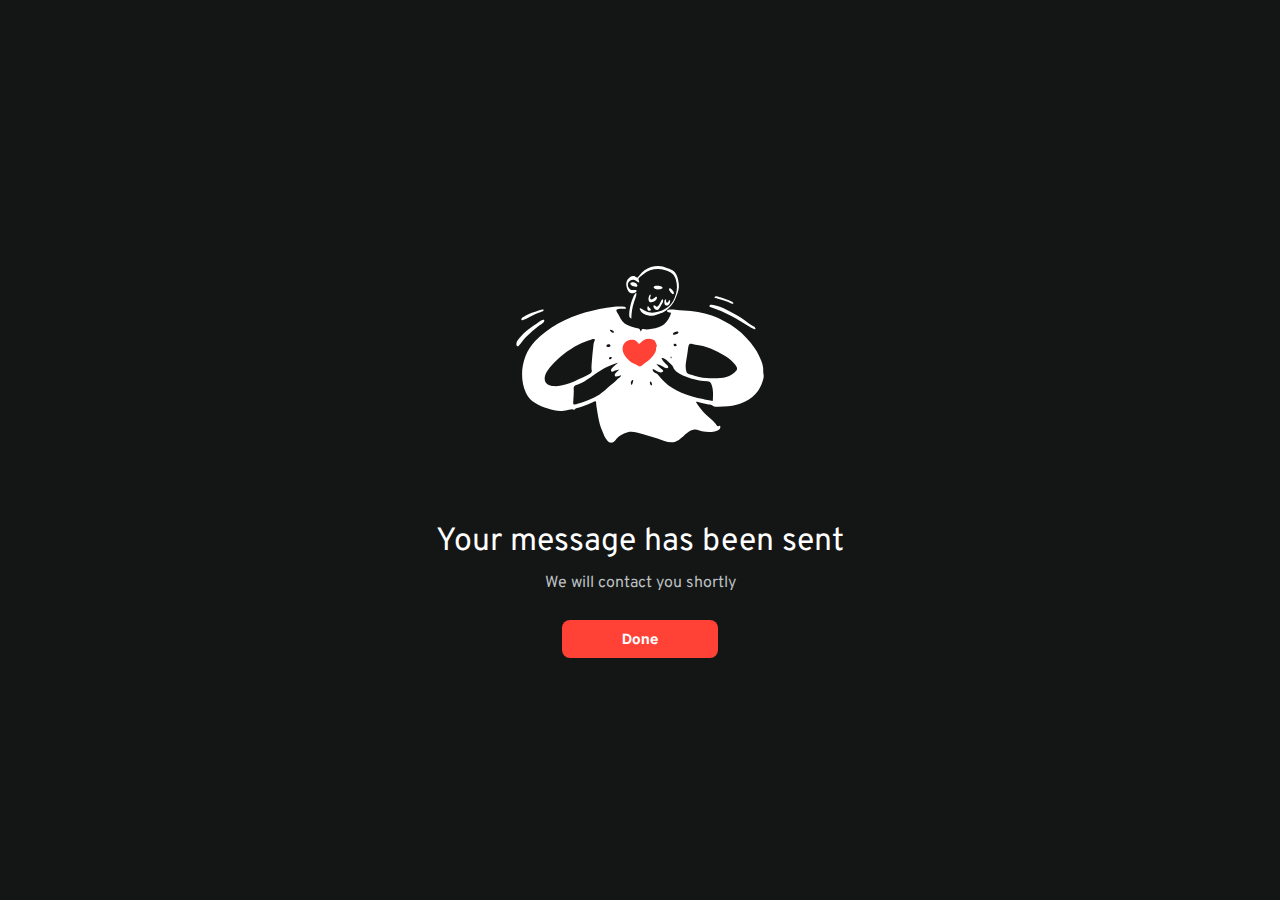
<file: succsses.html>
<html lang="en">
  <head>
    <meta charset="UTF-8" />
    <meta http-equiv="X-UA-Compatible" content="IE=edge" />
    <meta name="viewport" content="width=device-width, initial-scale=1.0" />
    <title>UKIERADIO</title>
    <link rel="preconnect" href="https://fonts.googleapis.com" />
    <link rel="preconnect" href="https://fonts.gstatic.com" crossorigin />
    <link
      href="https://fonts.googleapis.com/css2?family=Inter:wght@300;400;500;600;700&family=Overpass:wght@400;500;600&display=swap"
      rel="stylesheet"
    />
    <link rel="stylesheet" href="./css/main.css" />
  </head>
  <body>
    <main class="succsses">
      <div class="container">
        <img src="./img/loving.svg" alt="" />
        <p class="message">Your message has been sent</p>
        <p class="text">We will contact you shortly</p>
        <a href="index.html" class="btn">Done</a>
      </div>
    </main>
  </body>
</html>
</file>
<file: css/main.css>
@charset "UTF-8";
*,
::before,
::after {
  -webkit-box-sizing: border-box;
          box-sizing: border-box;
}

body {
  margin: 0;
  background: var(--background-color);
  font-family: "Inter", sans-serif;
}

ul,
ol {
  list-style: none;
  margin: 0;
  padding: 0;
}

p {
  padding: 0;
  margin: 0;
  cursor: default;
}

a {
  text-decoration: none;
  cursor: pointer;
}

h1,
h2,
h3 {
  margin: 0;
  font-family: inherit;
  cursor: default;
}

img {
  display: block;
}

section {
  padding: 47px 0;
}

.container {
  max-width: 1150px;
  margin: 0 auto;
  padding: 0 15px;
}

.btn {
  width: -webkit-fit-content;
  width: -moz-fit-content;
  width: fit-content;
  padding: 9px 16px;
  background-color: #ff4136;
  border-radius: 8px;
  font-weight: 700;
  font-size: 14px;
  line-height: 1.43;
  text-align: center;
  text-transform: capitalize;
  color: #ffffff;
}

.Privacy_Policy .section-title {
  margin-bottom: 24px;
}
.Privacy_Policy .text {
  color: #e0e0e0;
  line-height: 1.4;
}
.Privacy_Policy .title {
  font-size: 17px;
  color: #ffffff;
  line-height: 1.12;
  margin: 20px 0;
}

.text {
  font-size: 16px;
  line-height: 1.12;
  color: #ffffff;
}

.section-title {
  font-weight: 400;
  font-size: 24px;
  line-height: 18px;
  text-transform: capitalize;
  color: #ffffff;
}

header {
  position: sticky;
  z-index: 10000;
  top: 0;
  left: 0;
  width: 100%;
}

.header {
  height: 78px;
  -webkit-box-align: center;
      -ms-flex-align: center;
          align-items: center;
  background-color: #1f2021;
}
.header .container {
  height: 100%;
}

.header-body {
  display: -webkit-box;
  display: -ms-flexbox;
  display: flex;
  -webkit-box-align: center;
      -ms-flex-align: center;
          align-items: center;
  gap: 15px;
  -webkit-box-pack: justify;
      -ms-flex-pack: justify;
          justify-content: space-between;
  width: 100%;
  height: 100%;
}

.header-logo {
  cursor: pointer;
  display: -webkit-box;
  display: -ms-flexbox;
  display: flex;
  -webkit-box-align: center;
      -ms-flex-align: center;
          align-items: center;
}
.header-logo img {
  height: 38px;
}
@media screen and (max-width: 800px) {
  .header-logo {
    -webkit-box-ordinal-group: 3;
        -ms-flex-order: 2;
            order: 2;
  }
}

.header-burger {
  font-weight: 700;
  font-size: 13px;
  line-height: 1.26;
  position: relative;
  text-transform: uppercase;
  border-radius: 4px;
  display: none;
}
.header-burger span {
  display: block;
  width: 21px;
  height: 2px;
  border-radius: 2px;
  background-color: #ffffff;
}
.header-burger span::before, .header-burger span::after {
  content: "";
  position: absolute;
  width: 21px;
  height: 2px;
  border-radius: 2px;
  background-color: #ffffff;
  -webkit-transition: all 0.1s linear;
  transition: all 0.1s linear;
}
.header-burger span::before {
  top: -6px;
}
.header-burger span::after {
  top: 6px;
}
@media screen and (max-width: 800px) {
  .header-burger {
    display: -webkit-box;
    display: -ms-flexbox;
    display: flex;
    -webkit-box-align: center;
        -ms-flex-align: center;
            align-items: center;
    gap: 10px;
  }
}
.header-burger.active span {
  background-color: transparent;
}
.header-burger.active span::after {
  -webkit-transform: rotate(45deg);
          transform: rotate(45deg);
  top: 0;
}
.header-burger.active span::before {
  -webkit-transform: rotate(-45deg);
          transform: rotate(-45deg);
  top: 0;
}
@media screen and (max-width: 800px) {
  .header-burger {
    -webkit-box-ordinal-group: 4;
        -ms-flex-order: 3;
            order: 3;
  }
}

.header-nav {
  height: 100%;
}
@media screen and (max-width: 800px) {
  .header-nav {
    position: fixed;
    top: 78px;
    right: -100%;
    width: 60%;
    height: 50%;
    background-color: rgba(102, 102, 102, 0.9647058824);
    padding-top: 25px;
    -webkit-transition: all 0.2s ease;
    transition: all 0.2s ease;
    overflow: auto;
    -webkit-box-orient: vertical;
    -webkit-box-direction: normal;
        -ms-flex-direction: column;
            flex-direction: column;
    border-bottom-left-radius: 20px;
  }
}
.header-nav.active {
  right: 0;
}

.nav-list {
  height: 100%;
  display: -webkit-box;
  display: -ms-flexbox;
  display: flex;
  gap: 32px;
  -webkit-box-align: center;
      -ms-flex-align: center;
          align-items: center;
}
@media screen and (max-width: 800px) {
  .nav-list {
    -webkit-box-orient: vertical;
    -webkit-box-direction: normal;
        -ms-flex-direction: column;
            flex-direction: column;
    height: auto;
  }
}

.nav-item {
  height: 100%;
  display: -webkit-box;
  display: -ms-flexbox;
  display: flex;
  -webkit-box-align: center;
      -ms-flex-align: center;
          align-items: center;
  position: relative;
}
@media screen and (max-width: 800px) {
  .nav-item {
    height: 25px;
  }
}

.nav-link {
  font-size: 16px;
  letter-spacing: 0.01em;
  color: #ffffff;
  -webkit-transition: all 0.1s linear;
  transition: all 0.1s linear;
}
@media screen and (max-width: 800) {
  .nav-link {
    font-weight: 500;
    font-size: 17px;
  }
}
.nav-link:hover, .nav-link:active, .nav-link:focus {
  color: var(--accent-color);
  opacity: 1;
}

.nav-chat {
  display: -webkit-box;
  display: -ms-flexbox;
  display: flex;
  gap: 4px;
}

.live-indicator {
  display: block;
  width: 5px;
  height: 5px;
  background-color: #1cd66a;
  border-radius: 50%;
  margin-bottom: 10px;
}

.select-location {
  position: relative;
  background-color: #414344;
  border-radius: 8px;
  max-width: 220px;
  width: 100%;
  padding: 9px 12px;
  display: -webkit-box;
  display: -ms-flexbox;
  display: flex;
  -webkit-box-pack: justify;
      -ms-flex-pack: justify;
          justify-content: space-between;
}
.select-location:hover .location-txt {
  color: #ffffff;
  opacity: 1;
}
.select-location .location {
  display: -webkit-box;
  display: -ms-flexbox;
  display: flex;
  gap: 12px;
}
.select-location .location-txt {
  font-size: 14px;
  line-height: 140%;
  color: #bcc0c2;
  opacity: 0.4;
  -webkit-transition: all 0.1s linear;
  transition: all 0.1s linear;
}
.select-location .location-list {
  padding: 5px 0;
  position: absolute;
  top: 110%;
  left: 0;
  width: 100%;
  background-color: #414344;
  border-radius: 8px;
  overflow: hidden;
}
.select-location .location-list.hidden {
  visibility: hidden;
}
.select-location .location-item {
  padding: 9px 20px;
  font-size: 14px;
  line-height: 17px;
  display: -webkit-box;
  display: -ms-flexbox;
  display: flex;
  -webkit-box-align: center;
      -ms-flex-align: center;
          align-items: center;
  text-transform: capitalize;
  color: #bcc0c2;
  opacity: 0.4;
  cursor: pointer;
}
.select-location .location-item:hover {
  background-color: #585c5e;
  color: #ffffff;
  opacity: 1;
}

:root {
  --accent-color: #fc2a2a;
  --text-color: #6c6c6c;
  --background-color: #141515;
  --background-accent: #1f2021;
  --transition: all 0.1s linear;
}

.hero .container {
  position: absolute;
  top: 40%;
  left: 50%;
  -webkit-transform: translateX(-50%);
          transform: translateX(-50%);
  max-width: 1150px;
  width: 100%;
  z-index: 1111;
}
.hero .hero-card {
  display: -webkit-box;
  display: -ms-flexbox;
  display: flex;
  -webkit-box-orient: vertical;
  -webkit-box-direction: normal;
      -ms-flex-direction: column;
          flex-direction: column;
  gap: 24px;
  max-width: 517px;
}
.hero .hero-title {
  font-weight: 600;
  font-size: 38px;
  line-height: 1.21;
  text-transform: capitalize;
  color: #ffffff;
}
.hero .hero-info {
  font-size: 24px;
  line-height: 29px;
  text-transform: capitalize;
  color: #ffffff;
}

.download-list {
  display: -webkit-box;
  display: -ms-flexbox;
  display: flex;
  gap: 24px;
}

.services .container {
  display: -webkit-box;
  display: -ms-flexbox;
  display: flex;
  gap: 24px;
}
@media screen and (max-width: 800px) {
  .services .container {
    -webkit-box-orient: vertical;
    -webkit-box-direction: normal;
        -ms-flex-direction: column;
            flex-direction: column;
  }
}
.services .left {
  width: 50%;
}
@media screen and (max-width: 800px) {
  .services .left {
    width: 100%;
  }
}
.services .left .service-title {
  font-weight: 600;
  font-size: 32px;
  line-height: 39px;
  color: #ffffff;
  max-width: 363px;
}
.services .sevive-card {
  position: relative;
  border-radius: 12px;
  overflow: hidden;
}
.services .sevive-card img {
  width: 100%;
  height: 480px;
  -o-object-fit: cover;
     object-fit: cover;
}
@media screen and (max-width: 800px) {
  .services .sevive-card img {
    height: 335px;
  }
}
.services .service-info {
  position: absolute;
  top: 50%;
  -webkit-transform: translatey(-50%);
          transform: translatey(-50%);
  left: 48px;
  display: -webkit-box;
  display: -ms-flexbox;
  display: flex;
  -webkit-box-orient: vertical;
  -webkit-box-direction: normal;
      -ms-flex-direction: column;
          flex-direction: column;
  gap: 20px;
}
.services .right {
  display: -webkit-box;
  display: -ms-flexbox;
  display: flex;
  -webkit-box-orient: vertical;
  -webkit-box-direction: normal;
      -ms-flex-direction: column;
          flex-direction: column;
  width: 50%;
  gap: 24px;
}
@media screen and (max-width: 800px) {
  .services .right {
    width: 100%;
  }
}
.services .right .service-title {
  font-weight: 600;
  font-size: 18px;
  line-height: 1.33;
  color: #ffffff;
  max-width: 300px;
}
.services .right img {
  width: 100%;
  height: 228px;
  -o-object-fit: cover;
     object-fit: cover;
}

.event-preview .top {
  display: -webkit-box;
  display: -ms-flexbox;
  display: flex;
  -webkit-box-pack: justify;
      -ms-flex-pack: justify;
          justify-content: space-between;
  margin-bottom: 34px;
}
.event-preview .top .section-title {
  font-weight: 400;
  font-size: 24px;
  text-transform: capitalize;
  color: #ffffff;
}
.event-preview .top a {
  display: -webkit-box;
  display: -ms-flexbox;
  display: flex;
  gap: 4px;
  -webkit-box-align: center;
      -ms-flex-align: center;
          align-items: center;
  font-style: normal;
  font-weight: 700;
  font-size: 14px;
  line-height: 1.43;
  text-align: center;
  text-transform: capitalize;
  color: #bcc0c2;
}
.event-preview .event-prev-list {
  display: -webkit-box;
  display: -ms-flexbox;
  display: flex;
  gap: 24px;
}
.event-preview .event-prev-list .events-item {
  border-radius: 12px;
  position: relative;
  overflow: hidden;
}
.event-preview .event-prev-list .events-item img {
  width: 100%;
  border-radius: 12px;
  height: 230px;
  -o-object-fit: cover;
     object-fit: cover;
}
.event-preview .event-prev-list .date {
  position: absolute;
  top: 20px;
  left: 20px;
  padding: 5px 18px;
  border-radius: 12px;
  text-align: center;
  background: #1f2021;
  display: -webkit-box;
  display: -ms-flexbox;
  display: flex;
  -webkit-box-orient: vertical;
  -webkit-box-direction: normal;
      -ms-flex-direction: column;
          flex-direction: column;
}
.event-preview .event-prev-list .date p {
  color: #ffffff;
  font-weight: 600;
  font-size: 12px;
  line-height: 1.5;
  text-transform: capitalize;
}
.event-preview .event-prev-list .event-info {
  margin-top: 20px;
  width: 100%;
}
@media screen and (max-width: 800px) {
  .event-preview .event-prev-list .event-info {
    position: static;
    background: transparent;
    padding: 20px 0;
  }
}
.event-preview .event-prev-list .event-info .info {
  color: rgba(255, 255, 255, 0.7);
  display: -webkit-box;
  display: -ms-flexbox;
  display: flex;
  -webkit-box-align: end;
      -ms-flex-align: end;
          align-items: flex-end;
  gap: 5px;
}
.event-preview .event-prev-list .event-info .info span {
  display: block;
  font-size: 14px;
  line-height: 1.29;
  text-transform: capitalize;
  width: -webkit-fit-content;
  width: -moz-fit-content;
  width: fit-content;
}
.event-preview .event-prev-list .event-info .place {
  display: -webkit-box !important;
  display: -ms-flexbox !important;
  display: flex !important;
  -webkit-box-align: center;
      -ms-flex-align: center;
          align-items: center;
  gap: 5px;
}
.event-preview .event-prev-list .event-info .place::after {
  content: "";
  width: 4px;
  height: 4px;
  background: rgba(255, 255, 255, 0.7);
  display: block;
  border-radius: 50%;
}
.event-preview .event-prev-list .event-info .event-title {
  font-weight: 600;
  font-size: 18px;
  line-height: 18px;
  color: #ffffff;
  margin-top: 12px;
}

.video-popup {
  display: none;
  position: fixed;
  left: 0;
  top: 0;
  width: 100%;
  height: 100%;
  background-color: rgba(0, 0, 0, 0.5607843137);
  z-index: 9999;
}
.video-popup .video-card {
  padding: 0 10px;
  position: absolute;
  top: 50%;
  left: 50%;
  -webkit-transform: translate(-50%, -50%);
          transform: translate(-50%, -50%);
  width: 100%;
  height: 100%;
  max-width: 806px;
  max-height: 453px;
}
@media screen and (max-width: 900px) {
  .video-popup .video-card {
    max-height: 237px;
    max-width: 500px;
  }
}
.video-popup .video-close {
  width: -webkit-fit-content;
  width: -moz-fit-content;
  width: fit-content;
  padding: 7px;
  background: #1f2021;
  border-radius: 12px;
  position: absolute;
  top: -30px;
  right: -17px;
}
.video-popup.open {
  display: block;
}

/* Слайдер */
.slick-slider {
  position: relative;
}

/* Слайдер запущен */
/* Слайдер с точками */
/* Ограничивающая оболочка */
.slick-list {
  overflow: hidden;
}

/* Лента слайдов */
.slick-track {
  display: -webkit-box;
  display: -ms-flexbox;
  display: flex;
}

/* Слайд */
/* Слайд активный (показывается) */
/* Слайд основной */
/* Слайд по центру */
/* Клонированный слайд */
/* Стрелка */
/* Стрелка влево */
/* Стрелка вправо */
/* Стрелка не активная */
/* Точки (булиты) */
/* Активная точка */
/* Элемент точки */
.hero-slider {
  position: relative;
}
.hero-slider .slick-arrow {
  font-size: 0;
  position: absolute;
  top: 50%;
  -webkit-transform: translateY(-50%);
          transform: translateY(-50%);
  background-color: transparent;
  width: 38px;
  height: 114px;
  border: none;
  z-index: 1100;
  -webkit-transition: var(--transition);
  transition: var(--transition);
  border-radius: 8px;
}
.hero-slider .slick-arrow:hover {
  background-color: #414344;
}
.hero-slider .slick-arrow.slick-prev {
  left: 5px;
  background-image: url("../img/prev.svg");
  background-position: center;
  background-repeat: no-repeat;
}
.hero-slider .slick-arrow.slick-next {
  right: 5px;
  background-image: url("../img/next.svg");
  background-position: center;
  background-repeat: no-repeat;
}
.hero-slider .hero-slide img {
  margin-left: auto;
  height: auto;
}
.hero-slider .hero-slide-1 {
  background: -webkit-gradient(linear, left top, left bottom, from(#05212d), to(#000000));
  background: linear-gradient(180deg, #05212d 0%, #000000 100%);
}
.hero-slider .hero-slide-2 {
  background: -webkit-gradient(linear, left top, left bottom, from(#0d0d09), to(#000000));
  background: linear-gradient(180deg, #0d0d09 0%, #000000 100%);
}

/*---------------------------------NEWS---------------------------------------*/
.news-item {
  margin: 0 5px;
  background: #202020;
  border-radius: 12px;
  padding: 17px 12px;
  display: -webkit-box;
  display: -ms-flexbox;
  display: flex;
  -webkit-box-orient: vertical;
  -webkit-box-direction: normal;
      -ms-flex-direction: column;
          flex-direction: column;
  gap: 10px;
  width: -webkit-fit-content;
  width: -moz-fit-content;
  width: fit-content;
  max-width: 326px;
  min-width: 300px;
}

.label {
  font-weight: 400;
  font-size: 12px;
  line-height: 15px;
  color: #ffffff;
  padding: 2px 8px;
  border-radius: 12px;
  width: -webkit-fit-content;
  width: -moz-fit-content;
  width: fit-content;
}

.rest {
  background: #f2994a;
}

.news-title {
  font-weight: 600;
  font-size: 16px;
  line-height: 19px;
  color: #ffffff;
}

.news-previw {
  font-weight: 400;
  font-size: 16px;
  line-height: 19px;
  color: #ffffff;
}

.offer {
  background: #ff4136;
}

.newslabe {
  background: #2f80ed;
}

/*--------------------------------VIDEO-Slider------------------------------------------*/
.video-chart {
  position: relative;
}
.video-chart .slick-arrow {
  position: absolute;
  top: 50%;
  -webkit-transform: translatey(-50%);
          transform: translatey(-50%);
  border: none;
  font-size: 0px;
  background-color: transparent;
  width: 40px;
  height: 40px;
  z-index: 1;
}
.video-chart .slick-arrow.slick-prev {
  left: -50px;
  background-image: url("../img/prev.svg");
  background-position: center;
  background-repeat: no-repeat;
}
.video-chart .slick-arrow.slick-next {
  right: -50px;
  background-image: url("../img/next.svg");
  background-position: center;
  background-repeat: no-repeat;
}
.video-chart .video-container {
  max-width: 1150px;
  margin: 0 auto;
}
.video-chart .video-container .section-title {
  padding-left: 15px;
}
.video-chart .chart-item {
  margin: 0 10px;
  background: #202020;
  border-radius: 12px;
  overflow: hidden;
}
.video-chart .chart-item .video-img {
  position: relative;
}
.video-chart .chart-item .video-img img {
  height: 175px;
  width: 100%;
  -o-object-fit: cover;
     object-fit: cover;
}
.video-chart .chart-item .play-btn {
  position: absolute;
  top: 50%;
  left: 50%;
  -webkit-transform: translate(-50%, -50%);
          transform: translate(-50%, -50%);
  width: 48px;
}
.video-chart .chart-item .play-btn img {
  height: auto;
  cursor: pointer;
}
.video-chart .chart-item .duration {
  position: absolute;
  bottom: 6px;
  right: 6px;
  padding: 2px 6px;
  background: #202020;
  font-weight: 500;
  font-size: 13px;
  line-height: 15px;
  display: -webkit-box;
  display: -ms-flexbox;
  display: flex;
  -webkit-box-align: center;
      -ms-flex-align: center;
          align-items: center;
  color: #ffffff;
}
.video-chart .chart-item .video-info {
  padding: 12px;
}
.video-chart .chart-item .video-info .video-title {
  font-weight: 600;
  font-size: 16px;
  line-height: 19px;
  color: #ffffff;
  margin-bottom: 10px;
}
.video-chart .chart-item .video-info .video-name {
  font-size: 16px;
  line-height: 19px;
  color: #ffffff;
}

.footer {
  padding: 100px 0;
}
.footer .container {
  display: -webkit-box;
  display: -ms-flexbox;
  display: flex;
  -webkit-box-orient: vertical;
  -webkit-box-direction: normal;
      -ms-flex-direction: column;
          flex-direction: column;
  gap: 24px;
  -webkit-box-align: center;
      -ms-flex-align: center;
          align-items: center;
}
.footer .footer-nav {
  display: -webkit-box;
  display: -ms-flexbox;
  display: flex;
  gap: 32px;
}
.footer .footer-link {
  font-size: 16px;
  line-height: 19px;
  color: rgba(255, 255, 255, 0.7);
}
.footer .footer-link:hover {
  color: #ffffff;
}
.footer .soc-list {
  display: -webkit-box;
  display: -ms-flexbox;
  display: flex;
  gap: 10px;
}
.footer p {
  font-size: 14px;
  line-height: 17px;
  color: #ffffff;
}

.events .events-top {
  display: -webkit-box;
  display: -ms-flexbox;
  display: flex;
  -webkit-box-align: center;
      -ms-flex-align: center;
          align-items: center;
  -webkit-box-pack: justify;
      -ms-flex-pack: justify;
          justify-content: space-between;
}
.events .page-name {
  font-size: 24px;
  line-height: 7.5;
  text-transform: capitalize;
  color: #ffffff;
}
@media screen and (max-width: 800px) {
  .events .page-name {
    display: none;
  }
}
.events .events-filter {
  display: -webkit-box;
  display: -ms-flexbox;
  display: flex;
  -webkit-box-align: center;
      -ms-flex-align: center;
          align-items: center;
  gap: 21px;
}
@media screen and (max-width: 800px) {
  .events .events-filter {
    width: 100%;
    -webkit-box-pack: justify;
        -ms-flex-pack: justify;
            justify-content: space-between;
    margin-bottom: 20px;
    gap: 0;
  }
}
.events .filter-item {
  position: relative;
}
@media screen and (max-width: 800px) {
  .events .filter-item {
    width: 33.3333333333%;
    text-align: center;
  }
}
.events .filter-item a {
  font-weight: 600;
  font-size: 14px;
  line-height: 140%;
  text-transform: capitalize;
  color: #ffffff;
}
.events .filter-item::after {
  content: "";
  height: 2px;
  width: 0%;
  background-color: var(--accent-color);
  display: block;
  -webkit-transition: all 0.2s linear;
  transition: all 0.2s linear;
  position: absolute;
  border-radius: 5px;
  bottom: -8px;
  left: 50%;
  -webkit-transform: translatex(-50%);
          transform: translatex(-50%);
}
.events .filter-item:hover::after {
  width: 80%;
}
@media screen and (max-width: 800px) {
  .events .filter-item:hover::after {
    width: 100%;
  }
}
.events .filter-item .current::after {
  content: "";
  height: 2px;
  width: 80%;
  background-color: var(--accent-color);
  display: block;
  -webkit-transition: all 0.2s linear;
  transition: all 0.2s linear;
  position: absolute;
  border-radius: 12px;
  bottom: -8px;
  left: 50%;
  -webkit-transform: translatex(-50%);
          transform: translatex(-50%);
}
@media screen and (max-width: 800px) {
  .events .filter-item .current::after {
    width: 100%;
  }
}

.events-table {
  display: -webkit-box;
  display: -ms-flexbox;
  display: flex;
  -webkit-box-orient: vertical;
  -webkit-box-direction: normal;
      -ms-flex-direction: column;
          flex-direction: column;
  gap: 32px;
}
.events-table .events-item {
  border-radius: 12px;
  position: relative;
  overflow: hidden;
}
.events-table .events-item img {
  width: 100%;
  border-radius: 12px;
  height: 382px;
  -o-object-fit: cover;
     object-fit: cover;
}
.events-table .col-1 {
  display: -webkit-box;
  display: -ms-flexbox;
  display: flex;
  -ms-flex-wrap: wrap;
      flex-wrap: wrap;
  gap: 32px;
}
.events-table .col-1 .left {
  width: calc(60% - 16px);
}
.events-table .col-1 .right {
  width: calc(40% - 16px);
}
@media screen and (max-width: 800px) {
  .events-table .col-1 .left {
    width: 100%;
  }
  .events-table .col-1 .right {
    width: 100%;
  }
}
.events-table .col-2 {
  display: -webkit-box;
  display: -ms-flexbox;
  display: flex;
  -ms-flex-wrap: wrap;
      flex-wrap: wrap;
  gap: 32px;
}
.events-table .col-2 .right {
  width: calc(60% - 16px);
}
.events-table .col-2 .left {
  width: calc(40% - 16px);
}
.events-table .col-3 {
  display: -webkit-box;
  display: -ms-flexbox;
  display: flex;
  -ms-flex-wrap: wrap;
      flex-wrap: wrap;
  gap: 32px;
}
.events-table .col-3 .left {
  width: calc((100% - 32px) / 2);
}
.events-table .col-3 .right {
  width: calc((100% - 32px) / 2);
}
@media screen and (max-width: 800px) {
  .events-table .right,
.events-table .left {
    width: 100% !important;
  }
}
.events-table .date {
  position: absolute;
  top: 20px;
  left: 20px;
  padding: 5px 18px;
  border-radius: 12px;
  text-align: center;
  background-color: rgba(0, 0, 0, 0.7);
  display: -webkit-box;
  display: -ms-flexbox;
  display: flex;
  -webkit-box-orient: vertical;
  -webkit-box-direction: normal;
      -ms-flex-direction: column;
          flex-direction: column;
}
.events-table .date p {
  color: #ffffff;
  font-weight: 600;
  font-size: 12px;
  line-height: 1.5;
  text-transform: capitalize;
}
.events-table .event-info {
  position: absolute;
  bottom: 0px;
  left: 0px;
  padding: 32px 20px 20px;
  background: -webkit-gradient(linear, left bottom, left top, color-stop(4.62%, #1f1f1f), color-stop(82.93%, rgba(4, 4, 4, 0)));
  background: linear-gradient(to top, #1f1f1f 4.62%, rgba(4, 4, 4, 0) 82.93%);
  width: 100%;
}
@media screen and (max-width: 800px) {
  .events-table .event-info {
    position: static;
    background: transparent;
    padding: 20px 0;
  }
}
.events-table .event-info .info {
  color: rgba(255, 255, 255, 0.7);
  display: -webkit-box;
  display: -ms-flexbox;
  display: flex;
  -webkit-box-align: end;
      -ms-flex-align: end;
          align-items: flex-end;
  gap: 5px;
}
.events-table .event-info .info span {
  display: block;
  font-size: 14px;
  line-height: 1.29;
  text-transform: capitalize;
  width: -webkit-fit-content;
  width: -moz-fit-content;
  width: fit-content;
}
.events-table .event-info .place {
  display: -webkit-box !important;
  display: -ms-flexbox !important;
  display: flex !important;
  -webkit-box-align: center;
      -ms-flex-align: center;
          align-items: center;
  gap: 5px;
}
.events-table .event-info .place::after {
  content: "";
  width: 4px;
  height: 4px;
  background: rgba(255, 255, 255, 0.7);
  display: block;
  border-radius: 50%;
}
.events-table .event-info .event-title {
  font-weight: 600;
  font-size: 18px;
  line-height: 100%;
  color: #ffffff;
  margin-top: 12px;
}

.bazar-prew img {
  max-width: 99px;
}
.bazar-prew .bazar-card {
  background-image: url("../img/NYUA.jpeg");
  background-position: center;
  background-repeat: no-repeat;
  background-size: cover;
  padding: 37px 62px;
  border-radius: 12px;
}
.bazar-prew .bazar-info {
  display: -webkit-box;
  display: -ms-flexbox;
  display: flex;
  -webkit-box-orient: vertical;
  -webkit-box-direction: normal;
      -ms-flex-direction: column;
          flex-direction: column;
  gap: 24px;
}
.bazar-prew .bazar-title {
  font-weight: 600;
  font-size: 32px;
  line-height: 39px;
  text-transform: capitalize;
  color: #ffffff;
}
.bazar-prew .bazar-about {
  display: -webkit-box;
  display: -ms-flexbox;
  display: flex;
  gap: 12px;
}
.bazar-prew .bazar-part {
  font-size: 14px;
  line-height: 17px;
  letter-spacing: 0.14em;
  text-transform: uppercase;
  color: #ffffff;
}
.back {
  margin-top: 36px;
  display: -webkit-box;
  display: -ms-flexbox;
  display: flex;
  -webkit-box-pack: justify;
      -ms-flex-pack: justify;
          justify-content: space-between;
  margin-bottom: 29px;
  display: none;
}
@media screen and (max-width: 800px) {
  .back {
    display: -webkit-box;
    display: -ms-flexbox;
    display: flex;
  }
}
.back .backBtn {
  display: -webkit-box;
  display: -ms-flexbox;
  display: flex;
  -webkit-box-align: center;
      -ms-flex-align: center;
          align-items: center;
  gap: 5px;
  background: #414344;
  border-radius: 8px;
  padding: 9px 16px;
  font-weight: 700;
  font-size: 14px;
  line-height: 20px;
  text-align: center;
  text-transform: capitalize;
  color: #ffffff;
}
.eventBanner {
  padding: 0;
}
.eventBanner .container img {
  width: 100%;
  height: 382px;
  -o-object-fit: cover;
     object-fit: cover;
  border-radius: 12px;
}

.event-card .container {
  display: -webkit-box;
  display: -ms-flexbox;
  display: flex;
  -webkit-box-pack: justify;
      -ms-flex-pack: justify;
          justify-content: space-between;
  gap: 24px;
}
@media screen and (max-width: 800px) {
  .event-card .container {
    -webkit-box-orient: vertical;
    -webkit-box-direction: normal;
        -ms-flex-direction: column;
            flex-direction: column;
  }
}
.event-card .eventInfo {
  width: 59%;
  display: -webkit-box;
  display: -ms-flexbox;
  display: flex;
  -webkit-box-orient: vertical;
  -webkit-box-direction: normal;
      -ms-flex-direction: column;
          flex-direction: column;
  gap: 34px;
}
@media screen and (max-width: 800px) {
  .event-card .eventInfo {
    -webkit-box-ordinal-group: 3;
        -ms-flex-order: 2;
            order: 2;
    width: 100%;
  }
}
.event-card .eventInfo .eventsTitle {
  font-weight: 700;
  font-size: 24px;
  line-height: 75%;
  color: #ffffff;
}
.event-card .eventInfo .eventsTitle .event-date {
  margin-bottom: 12px;
}
.event-card .eventInfo .organisation-info {
  display: -webkit-box;
  display: -ms-flexbox;
  display: flex;
  gap: 10px;
  -webkit-box-pack: justify;
      -ms-flex-pack: justify;
          justify-content: space-between;
}
@media screen and (max-width: 600px) {
  .event-card .eventInfo .organisation-info {
    -webkit-box-orient: vertical;
    -webkit-box-direction: normal;
        -ms-flex-direction: column;
            flex-direction: column;
    gap: 24px;
  }
}
.event-card .eventInfo .organisation-info .date {
  display: -webkit-box;
  display: -ms-flexbox;
  display: flex;
  gap: 8px;
}
.event-card .eventInfo .organisation-info .info {
  display: -webkit-box;
  display: -ms-flexbox;
  display: flex;
  -webkit-box-orient: vertical;
  -webkit-box-direction: normal;
      -ms-flex-direction: column;
          flex-direction: column;
  gap: 8px;
}
.event-card .eventInfo .organisation-info .info h3 {
  font-size: 16px;
  line-height: 1.12;
  color: #ffffff;
}
.event-card .eventInfo .organisation-info .info p {
  font-size: 14px;
  line-height: 1.29;
  color: #ffffff;
}
.event-card .eventInfo .organisation-info .location {
  display: -webkit-box;
  display: -ms-flexbox;
  display: flex;
  gap: 8px;
}
.event-card .eventInfo .aboutEvent h3 {
  font-weight: 600;
  font-size: 18px;
  line-height: 1;
  color: #ffffff;
  margin-bottom: 32px;
}
.event-card .eventInfo .aboutEvent .text {
  font-size: 16px;
  color: #ffffff;
}
.event-card .tickets {
  width: 100%;
  max-width: 410px;
}
@media screen and (max-width: 800px) {
  .event-card .tickets {
    -webkit-box-ordinal-group: 2;
        -ms-flex-order: 1;
            order: 1;
    max-width: 100%;
  }
}
.event-card .tickets .tickets-card {
  background-color: var(--background-accent);
  display: -webkit-box;
  display: -ms-flexbox;
  display: flex;
  -webkit-box-align: center;
      -ms-flex-align: center;
          align-items: center;
  -webkit-box-pack: justify;
      -ms-flex-pack: justify;
          justify-content: space-between;
  padding: 16px;
  border-radius: 12px;
}
@media screen and (max-width: 800px) {
  .event-card .tickets .tickets-card {
    -webkit-box-orient: vertical;
    -webkit-box-direction: normal;
        -ms-flex-direction: column;
            flex-direction: column;
    gap: 12px;
  }
}
@media screen and (max-width: 800px) {
  .event-card .tickets .tickets-card .info {
    width: 100%;
  }
}
.event-card .tickets .tickets-card .by {
  font-size: 16px;
  line-height: 1.12;
  color: #ffffff;
  margin-bottom: 12px;
  text-align: left;
}
.event-card .tickets .tickets-card .by span {
  text-transform: capitalize;
}
.event-card .tickets .tickets-card .followers {
  font-size: 16px;
  line-height: 1.12;
  color: #ffffff;
  opacity: 0.5;
}
.event-card .tickets .tickets-card .btn {
  background: #ff4136;
  border-radius: 8px;
  padding: 9px 16px;
  display: block;
  height: -webkit-fit-content;
  height: -moz-fit-content;
  height: fit-content;
  font-weight: 700;
  font-size: 14px;
  line-height: 1.43;
  text-align: center;
  text-transform: capitalize;
  color: #ffffff;
}
@media screen and (max-width: 800px) {
  .event-card .tickets .tickets-card .btn {
    width: 100%;
  }
}

.event-share {
  display: -webkit-box;
  display: -ms-flexbox;
  display: flex;
  -webkit-box-align: center;
      -ms-flex-align: center;
          align-items: center;
  gap: 5px;
  -webkit-box-pack: justify;
      -ms-flex-pack: justify;
          justify-content: space-between;
}
.event-share .soc-list {
  display: -webkit-box;
  display: -ms-flexbox;
  display: flex;
  gap: 10px;
}
.event-share .share {
  cursor: pointer;
}
@media screen and (max-width: 800px) {
  .event-share .share {
    display: none;
  }
}

.sharePopup {
  -webkit-transition: all linear 0.2s;
  transition: all linear 0.2s;
  position: fixed;
  top: 50%;
  left: 50%;
  -webkit-transform: translate(-50%, -50%);
          transform: translate(-50%, -50%);
  background-color: #141515;
  width: 100%;
  max-width: 568px;
  border-radius: 12px;
  overflow: hidden;
}
.sharePopup .top {
  display: -webkit-box;
  display: -ms-flexbox;
  display: flex;
  -webkit-box-align: center;
      -ms-flex-align: center;
          align-items: center;
  -webkit-box-pack: justify;
      -ms-flex-pack: justify;
          justify-content: space-between;
  padding: 20px;
  background-color: var(--background-accent);
}
.sharePopup .top p {
  font-weight: 500;
  font-size: 16px;
  line-height: 1.5;
  color: #ffffff;
  text-transform: capitalize;
}
.sharePopup .top img {
  cursor: pointer;
}
.sharePopup .PopUpbody {
  padding: 32px 40px;
}
.sharePopup .PopUpbody .share-soc-list {
  display: -webkit-box;
  display: -ms-flexbox;
  display: flex;
  -ms-flex-wrap: wrap;
      flex-wrap: wrap;
  gap: 45px;
}
.sharePopup .PopUpbody .share-item {
  display: -webkit-box;
  display: -ms-flexbox;
  display: flex;
  -webkit-box-orient: vertical;
  -webkit-box-direction: normal;
      -ms-flex-direction: column;
          flex-direction: column;
  -webkit-box-align: center;
      -ms-flex-align: center;
          align-items: center;
  gap: 8px;
  cursor: pointer;
}
.sharePopup .PopUpbody .share-item .icon {
  width: 56px;
  height: 56px;
  display: -webkit-box;
  display: -ms-flexbox;
  display: flex;
  -webkit-box-pack: center;
      -ms-flex-pack: center;
          justify-content: center;
  -webkit-box-align: center;
      -ms-flex-align: center;
          align-items: center;
  background: rgba(255, 255, 255, 0.1);
  border-radius: 20px;
}
.sharePopup .PopUpbody .share-item .share-title {
  font-weight: 700;
  font-size: 12px;
  line-height: 1.25;
  text-align: center;
  letter-spacing: 0.02em;
  color: #ffffff;
}

.is-hidden {
  opacity: 0;
  visibility: 0;
  pointer-events: none;
}

.succsses .container {
  display: -webkit-box;
  display: -ms-flexbox;
  display: flex;
  -webkit-box-pack: center;
      -ms-flex-pack: center;
          justify-content: center;
  -webkit-box-align: center;
      -ms-flex-align: center;
          align-items: center;
  -webkit-box-orient: vertical;
  -webkit-box-direction: normal;
      -ms-flex-direction: column;
          flex-direction: column;
  height: 100vh;
}
.succsses .container img {
  max-width: 300px;
}
.succsses .message {
  font-family: "Overpass", sans-serif;
  font-style: normal;
  font-weight: 400;
  font-size: 32px;
  line-height: 41px;
  text-align: center;
  color: #ffffff;
  margin-top: 55px;
}
.succsses .text {
  font-family: "Overpass";
  font-style: normal;
  font-weight: 400;
  font-size: 16px;
  line-height: 1.56;
  text-align: center;
  color: #bcc0c2;
  margin: 8px 0 24px 0;
}
.succsses .btn {
  display: block;
  padding: 9px 16px;
  width: 156px;
}

.aboutUs .container {
  display: -webkit-box;
  display: -ms-flexbox;
  display: flex;
  -webkit-box-orient: vertical;
  -webkit-box-direction: normal;
      -ms-flex-direction: column;
          flex-direction: column;
  gap: 24px;
}
.aboutUs .container img {
  height: 362px;
  width: 100%;
  -o-object-fit: cover;
     object-fit: cover;
  border-radius: 12px;
}
.aboutUs .section-title {
  margin: 0;
}
.team .section-title {
  margin-bottom: 32px;
}
.team .team-list {
  display: -webkit-box;
  display: -ms-flexbox;
  display: flex;
  -ms-flex-wrap: wrap;
      flex-wrap: wrap;
  gap: 24px;
}
.team .team-item {
  width: calc((100% - 72px) / 4);
}
@media screen and (max-width: 1000px) {
  .team .team-item {
    width: calc((100% - 48px) / 3);
  }
}
@media screen and (max-width: 768px) {
  .team .team-item {
    width: calc((100% - 24px) / 2);
  }
}
@media screen and (max-width: 470px) {
  .team .team-item {
    width: 100%;
  }
}
.team .team-item .team-img {
  width: 100%;
  height: 208px;
  -o-object-fit: cover;
     object-fit: cover;
  border-radius: 12px;
}
.team .team-item .name {
  font-weight: 600;
  font-size: 14px;
  line-height: 17px;
  letter-spacing: 0.02em;
  color: rgba(255, 255, 255, 0.7);
  text-align: center;
  margin: 20px 0 29px 0;
}
.team .team-item .soc-list {
  display: -webkit-box;
  display: -ms-flexbox;
  display: flex;
  gap: 7px;
  -webkit-box-pack: center;
      -ms-flex-pack: center;
          justify-content: center;
}
</file>
